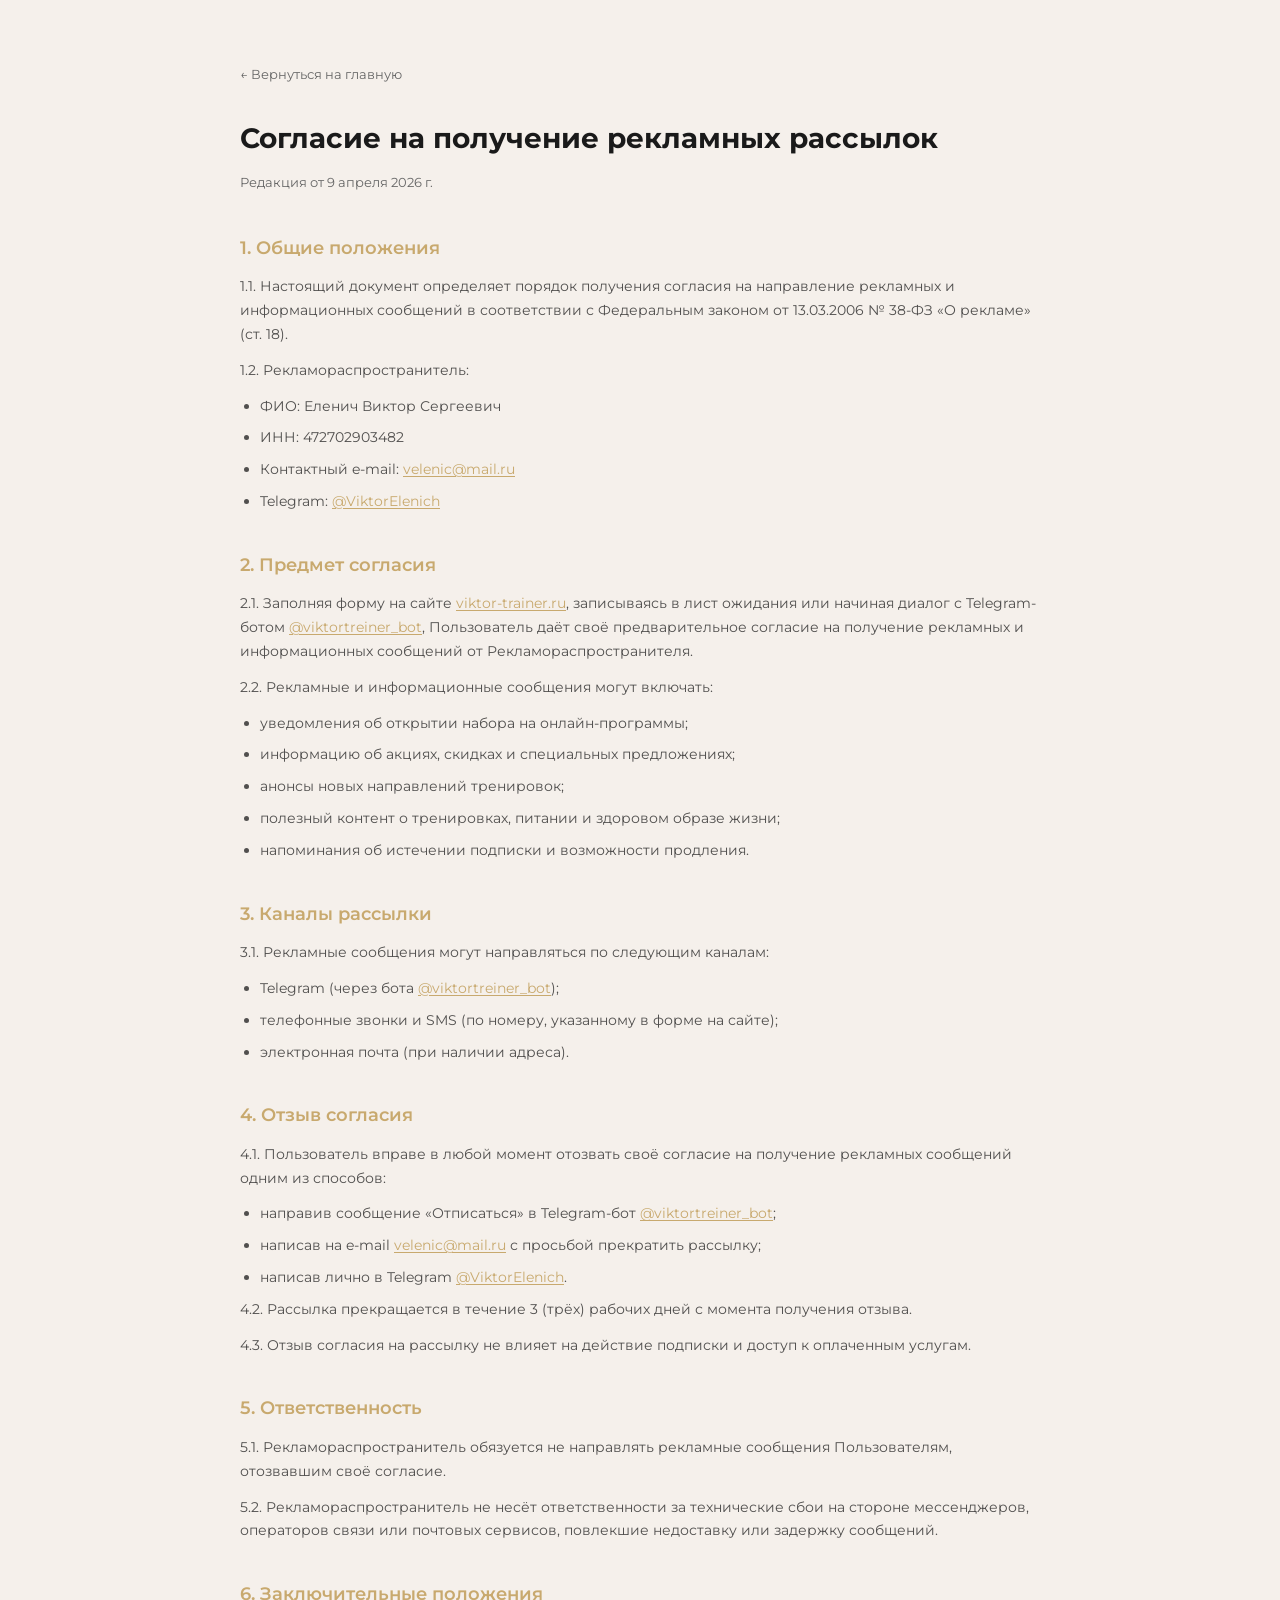
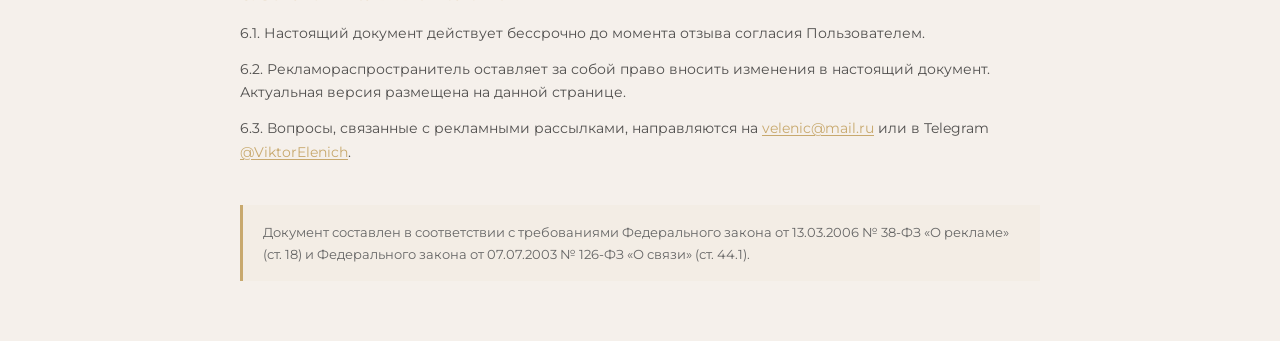
<file: pages/consent-ads.html>
<!DOCTYPE html>
<html lang="ru">
<head>
  <meta charset="UTF-8">
  <meta name="viewport" content="width=device-width, initial-scale=1.0">
  <title>Согласие на рекламные рассылки | TRAINER</title>
  <link rel="icon" type="image/svg+xml" href="../assets/favicon.svg">
  <link href="https://fonts.googleapis.com/css2?family=Montserrat:wght@300;400;500;600;700&display=swap" rel="stylesheet">

  <!-- Yandex.Metrika -->
  <script type="text/javascript">
    (function(m,e,t,r,i,k,a){m[i]=m[i]||function(){(m[i].a=m[i].a||[]).push(arguments)};
    m[i].l=1*new Date();
    for(var j=0;j<document.scripts.length;j++){if(document.scripts[j].src===r){return}}
    k=e.createElement(t),a=e.getElementsByTagName(t)[0],k.async=1,k.src=r,a.parentNode.insertBefore(k,a)})
    (window,document,'script','https://mc.yandex.ru/metrika/tag.js','ym');
    ym(108390753,'init',{clickmap:true,trackLinks:true,accurateTrackBounce:true,webvisor:true});
  </script>
  <noscript><div><img src="https://mc.yandex.ru/watch/108390753" style="position:absolute;left:-9999px" alt=""></div></noscript>

  <!-- Google Analytics -->
  <script async src="https://www.googletagmanager.com/gtag/js?id=G-FY7QZ3D77J"></script>
  <script>
    window.dataLayer=window.dataLayer||[];
    function gtag(){dataLayer.push(arguments)}
    gtag('js',new Date());
    gtag('config','G-FY7QZ3D77J');
  </script>

  <style>
    *, *::before, *::after { margin: 0; padding: 0; box-sizing: border-box; }
    body {
      font-family: 'Montserrat', sans-serif;
      background: #0a0a0a;
      color: #f5f0eb;
      line-height: 1.7;
      padding: 60px 20px;
    }
    .container {
      max-width: 800px;
      margin: 0 auto;
    }
    h1 {
      font-size: 28px;
      font-weight: 700;
      margin-bottom: 8px;
    }
    .date {
      font-size: 13px;
      color: #888;
      margin-bottom: 40px;
    }
    h2 {
      font-size: 18px;
      font-weight: 600;
      margin-top: 36px;
      margin-bottom: 12px;
      color: #C8A96E;
    }
    p, li {
      font-size: 14px;
      color: rgba(245, 240, 235, 0.75);
      margin-bottom: 12px;
    }
    ol, ul { padding-left: 20px; }
    ol li, ul li { margin-bottom: 8px; }
    a {
      color: #C8A96E;
      text-decoration: underline;
      text-underline-offset: 2px;
    }
    .back {
      display: inline-block;
      margin-bottom: 30px;
      font-size: 13px;
      color: #888;
      text-decoration: none;
    }
    .back:hover { color: #C8A96E; }
    .note {
      margin-top: 40px;
      padding: 16px 20px;
      border-left: 3px solid #C8A96E;
      background: rgba(200, 169, 110, 0.05);
      font-size: 13px;
      color: #888;
    }
    @media (prefers-color-scheme: light) {
      body { background: #f5f0eb; color: #1a1a1a; }
      p, li { color: rgba(26, 26, 26, 0.75); }
      .date, .note { color: #666; }
      .back { color: #666; }
    }
  </style>
</head>
<body>
  <div class="container">
    <a href="../index.html" class="back">&larr; Вернуться на главную</a>
    <h1>Согласие на получение рекламных рассылок</h1>
    <p class="date">Редакция от 9 апреля 2026 г.</p>

    <h2>1. Общие положения</h2>
    <p>1.1. Настоящий документ определяет порядок получения согласия на направление рекламных и информационных сообщений в соответствии с Федеральным законом от 13.03.2006 &numero; 38-ФЗ &laquo;О рекламе&raquo; (ст. 18).</p>
    <p>1.2. Рекламораспространитель:</p>
    <ul>
      <li>ФИО: Еленич Виктор Сергеевич</li>
      <li>ИНН: 472702903482</li>
      <li>Контактный e-mail: <a href="mailto:velenic@mail.ru">velenic@mail.ru</a></li>
      <li>Telegram: <a href="https://t.me/ViktorElenich">@ViktorElenich</a></li>
    </ul>

    <h2>2. Предмет согласия</h2>
    <p>2.1. Заполняя форму на сайте <a href="https://viktor-trainer.ru/">viktor-trainer.ru</a>, записываясь в лист ожидания или начиная диалог с Telegram-ботом <a href="https://t.me/viktortreiner_bot">@viktortreiner_bot</a>, Пользователь даёт своё предварительное согласие на получение рекламных и информационных сообщений от Рекламораспространителя.</p>
    <p>2.2. Рекламные и информационные сообщения могут включать:</p>
    <ul>
      <li>уведомления об открытии набора на онлайн-программы;</li>
      <li>информацию об акциях, скидках и специальных предложениях;</li>
      <li>анонсы новых направлений тренировок;</li>
      <li>полезный контент о тренировках, питании и здоровом образе жизни;</li>
      <li>напоминания об истечении подписки и возможности продления.</li>
    </ul>

    <h2>3. Каналы рассылки</h2>
    <p>3.1. Рекламные сообщения могут направляться по следующим каналам:</p>
    <ul>
      <li>Telegram (через бота <a href="https://t.me/viktortreiner_bot">@viktortreiner_bot</a>);</li>
      <li>телефонные звонки и SMS (по номеру, указанному в форме на сайте);</li>
      <li>электронная почта (при наличии адреса).</li>
    </ul>

    <h2>4. Отзыв согласия</h2>
    <p>4.1. Пользователь вправе в любой момент отозвать своё согласие на получение рекламных сообщений одним из способов:</p>
    <ul>
      <li>направив сообщение &laquo;Отписаться&raquo; в Telegram-бот <a href="https://t.me/viktortreiner_bot">@viktortreiner_bot</a>;</li>
      <li>написав на e-mail <a href="mailto:velenic@mail.ru">velenic@mail.ru</a> с просьбой прекратить рассылку;</li>
      <li>написав лично в Telegram <a href="https://t.me/ViktorElenich">@ViktorElenich</a>.</li>
    </ul>
    <p>4.2. Рассылка прекращается в течение 3 (трёх) рабочих дней с момента получения отзыва.</p>
    <p>4.3. Отзыв согласия на рассылку не влияет на действие подписки и доступ к оплаченным услугам.</p>

    <h2>5. Ответственность</h2>
    <p>5.1. Рекламораспространитель обязуется не направлять рекламные сообщения Пользователям, отозвавшим своё согласие.</p>
    <p>5.2. Рекламораспространитель не несёт ответственности за технические сбои на стороне мессенджеров, операторов связи или почтовых сервисов, повлекшие недоставку или задержку сообщений.</p>

    <h2>6. Заключительные положения</h2>
    <p>6.1. Настоящий документ действует бессрочно до момента отзыва согласия Пользователем.</p>
    <p>6.2. Рекламораспространитель оставляет за собой право вносить изменения в настоящий документ. Актуальная версия размещена на данной странице.</p>
    <p>6.3. Вопросы, связанные с рекламными рассылками, направляются на <a href="mailto:velenic@mail.ru">velenic@mail.ru</a> или в Telegram <a href="https://t.me/ViktorElenich">@ViktorElenich</a>.</p>

    <div class="note">
      Документ составлен в соответствии с требованиями Федерального закона от 13.03.2006 &numero; 38-ФЗ &laquo;О рекламе&raquo; (ст. 18) и Федерального закона от 07.07.2003 &numero; 126-ФЗ &laquo;О связи&raquo; (ст. 44.1).
    </div>
  </div>
</body>
</html>
</file>
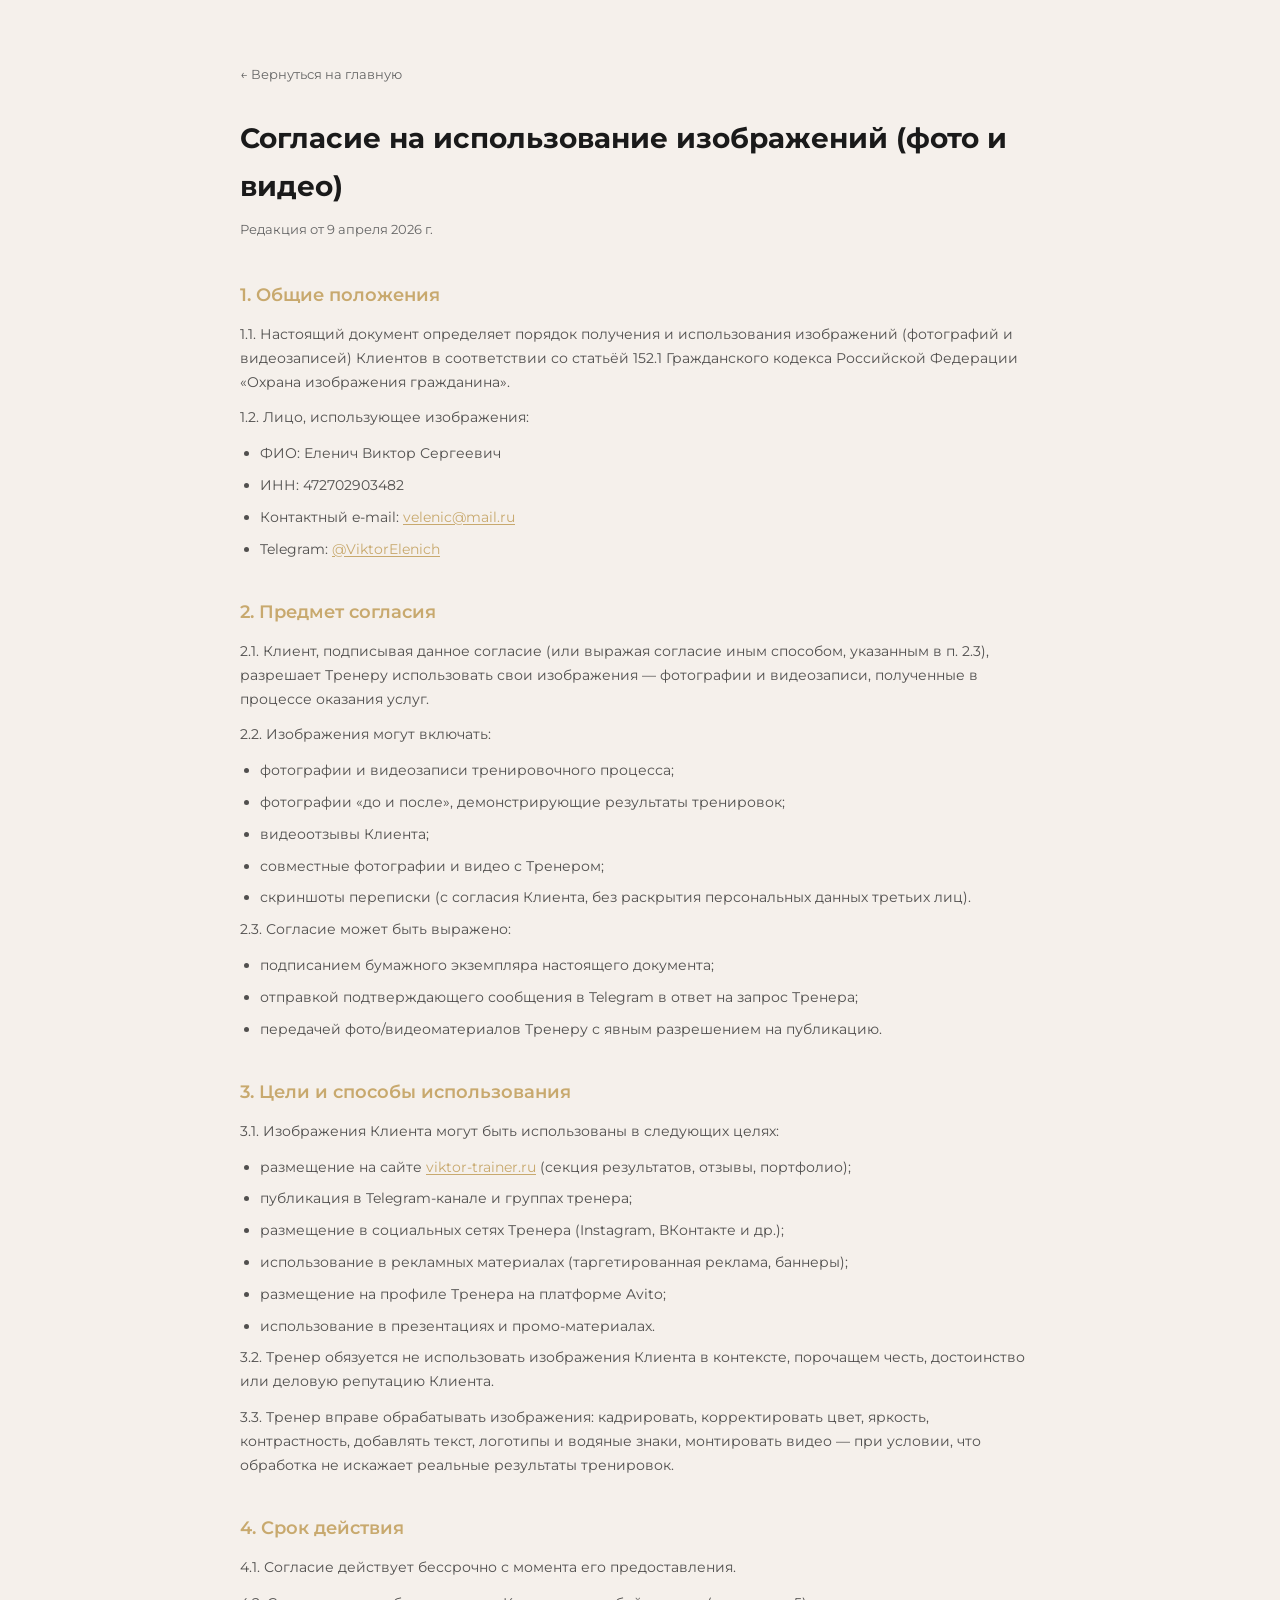
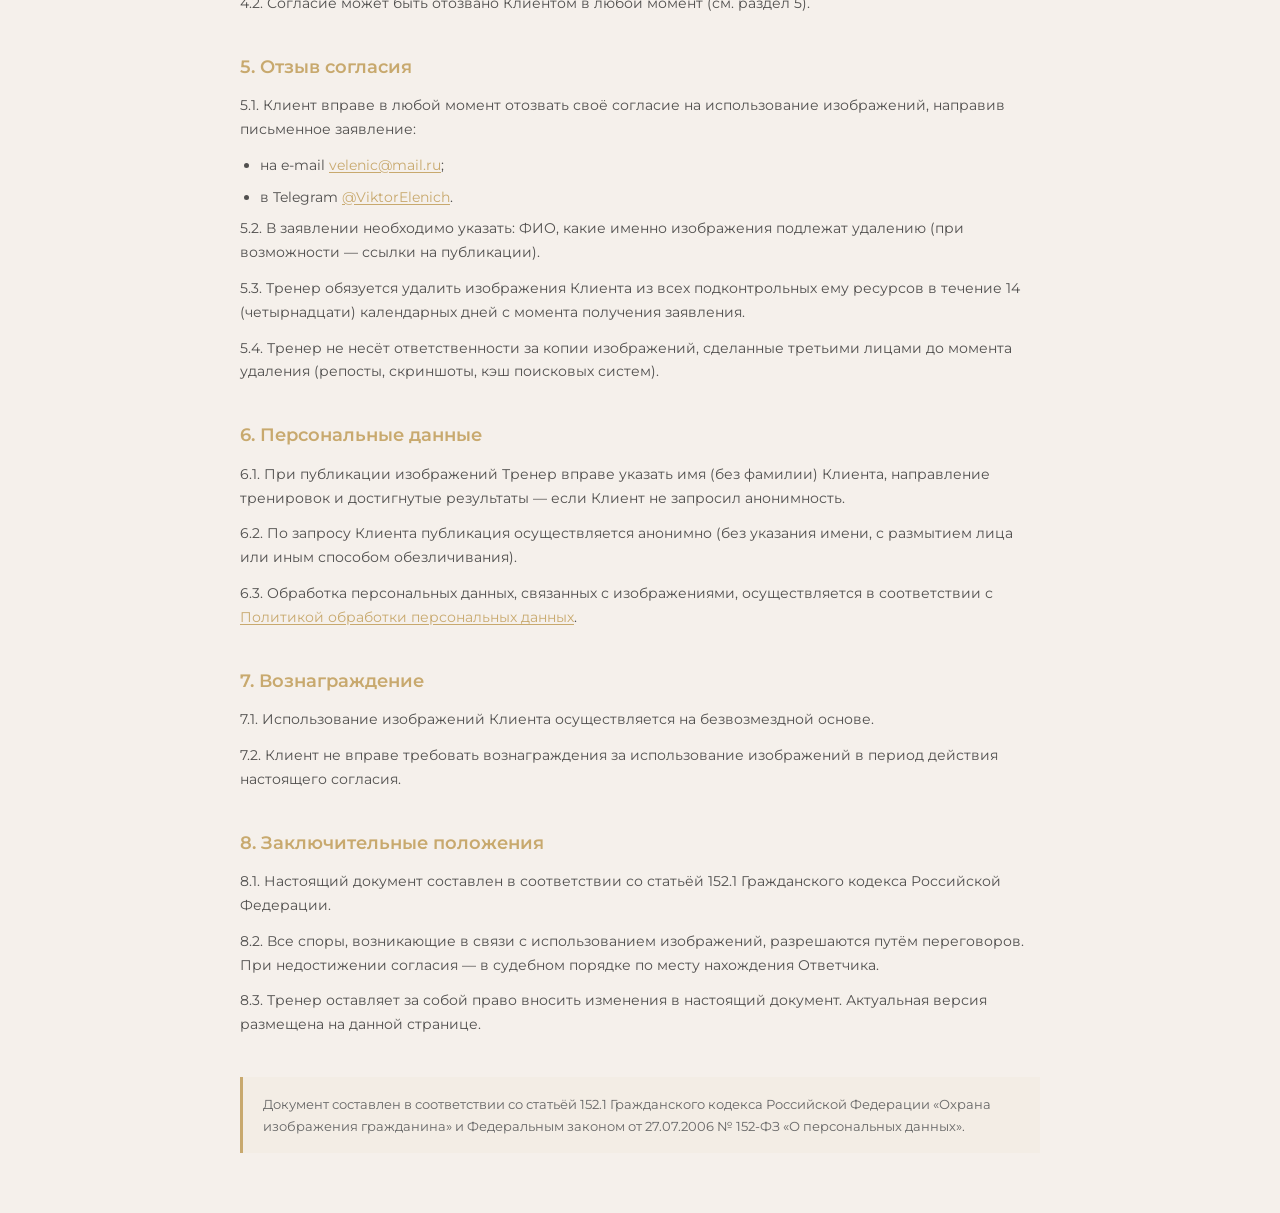
<file: pages/consent-photo.html>
<!DOCTYPE html>
<html lang="ru">
<head>
  <meta charset="UTF-8">
  <meta name="viewport" content="width=device-width, initial-scale=1.0">
  <title>Согласие на использование фото и видео | TRAINER</title>
  <link rel="icon" type="image/svg+xml" href="../assets/favicon.svg">
  <link href="https://fonts.googleapis.com/css2?family=Montserrat:wght@300;400;500;600;700&display=swap" rel="stylesheet">

  <!-- Yandex.Metrika -->
  <script type="text/javascript">
    (function(m,e,t,r,i,k,a){m[i]=m[i]||function(){(m[i].a=m[i].a||[]).push(arguments)};
    m[i].l=1*new Date();
    for(var j=0;j<document.scripts.length;j++){if(document.scripts[j].src===r){return}}
    k=e.createElement(t),a=e.getElementsByTagName(t)[0],k.async=1,k.src=r,a.parentNode.insertBefore(k,a)})
    (window,document,'script','https://mc.yandex.ru/metrika/tag.js','ym');
    ym(108390753,'init',{clickmap:true,trackLinks:true,accurateTrackBounce:true,webvisor:true});
  </script>
  <noscript><div><img src="https://mc.yandex.ru/watch/108390753" style="position:absolute;left:-9999px" alt=""></div></noscript>

  <!-- Google Analytics -->
  <script async src="https://www.googletagmanager.com/gtag/js?id=G-FY7QZ3D77J"></script>
  <script>
    window.dataLayer=window.dataLayer||[];
    function gtag(){dataLayer.push(arguments)}
    gtag('js',new Date());
    gtag('config','G-FY7QZ3D77J');
  </script>

  <style>
    *, *::before, *::after { margin: 0; padding: 0; box-sizing: border-box; }
    body {
      font-family: 'Montserrat', sans-serif;
      background: #0a0a0a;
      color: #f5f0eb;
      line-height: 1.7;
      padding: 60px 20px;
    }
    .container {
      max-width: 800px;
      margin: 0 auto;
    }
    h1 {
      font-size: 28px;
      font-weight: 700;
      margin-bottom: 8px;
    }
    .date {
      font-size: 13px;
      color: #888;
      margin-bottom: 40px;
    }
    h2 {
      font-size: 18px;
      font-weight: 600;
      margin-top: 36px;
      margin-bottom: 12px;
      color: #C8A96E;
    }
    p, li {
      font-size: 14px;
      color: rgba(245, 240, 235, 0.75);
      margin-bottom: 12px;
    }
    ol, ul { padding-left: 20px; }
    ol li, ul li { margin-bottom: 8px; }
    a {
      color: #C8A96E;
      text-decoration: underline;
      text-underline-offset: 2px;
    }
    .back {
      display: inline-block;
      margin-bottom: 30px;
      font-size: 13px;
      color: #888;
      text-decoration: none;
    }
    .back:hover { color: #C8A96E; }
    .note {
      margin-top: 40px;
      padding: 16px 20px;
      border-left: 3px solid #C8A96E;
      background: rgba(200, 169, 110, 0.05);
      font-size: 13px;
      color: #888;
    }
    @media (prefers-color-scheme: light) {
      body { background: #f5f0eb; color: #1a1a1a; }
      p, li { color: rgba(26, 26, 26, 0.75); }
      .date, .note { color: #666; }
      .back { color: #666; }
    }
  </style>
</head>
<body>
  <div class="container">
    <a href="../index.html" class="back">&larr; Вернуться на главную</a>
    <h1>Согласие на использование изображений (фото и видео)</h1>
    <p class="date">Редакция от 9 апреля 2026 г.</p>

    <h2>1. Общие положения</h2>
    <p>1.1. Настоящий документ определяет порядок получения и использования изображений (фотографий и видеозаписей) Клиентов в соответствии со статьёй 152.1 Гражданского кодекса Российской Федерации &laquo;Охрана изображения гражданина&raquo;.</p>
    <p>1.2. Лицо, использующее изображения:</p>
    <ul>
      <li>ФИО: Еленич Виктор Сергеевич</li>
      <li>ИНН: 472702903482</li>
      <li>Контактный e-mail: <a href="mailto:velenic@mail.ru">velenic@mail.ru</a></li>
      <li>Telegram: <a href="https://t.me/ViktorElenich">@ViktorElenich</a></li>
    </ul>

    <h2>2. Предмет согласия</h2>
    <p>2.1. Клиент, подписывая данное согласие (или выражая согласие иным способом, указанным в п. 2.3), разрешает Тренеру использовать свои изображения &mdash; фотографии и видеозаписи, полученные в процессе оказания услуг.</p>
    <p>2.2. Изображения могут включать:</p>
    <ul>
      <li>фотографии и видеозаписи тренировочного процесса;</li>
      <li>фотографии &laquo;до и после&raquo;, демонстрирующие результаты тренировок;</li>
      <li>видеоотзывы Клиента;</li>
      <li>совместные фотографии и видео с Тренером;</li>
      <li>скриншоты переписки (с согласия Клиента, без раскрытия персональных данных третьих лиц).</li>
    </ul>
    <p>2.3. Согласие может быть выражено:</p>
    <ul>
      <li>подписанием бумажного экземпляра настоящего документа;</li>
      <li>отправкой подтверждающего сообщения в Telegram в ответ на запрос Тренера;</li>
      <li>передачей фото/видеоматериалов Тренеру с явным разрешением на публикацию.</li>
    </ul>

    <h2>3. Цели и способы использования</h2>
    <p>3.1. Изображения Клиента могут быть использованы в следующих целях:</p>
    <ul>
      <li>размещение на сайте <a href="https://viktor-trainer.ru/">viktor-trainer.ru</a> (секция результатов, отзывы, портфолио);</li>
      <li>публикация в Telegram-канале и группах тренера;</li>
      <li>размещение в социальных сетях Тренера (Instagram, ВКонтакте и др.);</li>
      <li>использование в рекламных материалах (таргетированная реклама, баннеры);</li>
      <li>размещение на профиле Тренера на платформе Avito;</li>
      <li>использование в презентациях и промо-материалах.</li>
    </ul>
    <p>3.2. Тренер обязуется не использовать изображения Клиента в контексте, порочащем честь, достоинство или деловую репутацию Клиента.</p>
    <p>3.3. Тренер вправе обрабатывать изображения: кадрировать, корректировать цвет, яркость, контрастность, добавлять текст, логотипы и водяные знаки, монтировать видео &mdash; при условии, что обработка не искажает реальные результаты тренировок.</p>

    <h2>4. Срок действия</h2>
    <p>4.1. Согласие действует бессрочно с момента его предоставления.</p>
    <p>4.2. Согласие может быть отозвано Клиентом в любой момент (см. раздел 5).</p>

    <h2>5. Отзыв согласия</h2>
    <p>5.1. Клиент вправе в любой момент отозвать своё согласие на использование изображений, направив письменное заявление:</p>
    <ul>
      <li>на e-mail <a href="mailto:velenic@mail.ru">velenic@mail.ru</a>;</li>
      <li>в Telegram <a href="https://t.me/ViktorElenich">@ViktorElenich</a>.</li>
    </ul>
    <p>5.2. В заявлении необходимо указать: ФИО, какие именно изображения подлежат удалению (при возможности &mdash; ссылки на публикации).</p>
    <p>5.3. Тренер обязуется удалить изображения Клиента из всех подконтрольных ему ресурсов в течение 14 (четырнадцати) календарных дней с момента получения заявления.</p>
    <p>5.4. Тренер не несёт ответственности за копии изображений, сделанные третьими лицами до момента удаления (репосты, скриншоты, кэш поисковых систем).</p>

    <h2>6. Персональные данные</h2>
    <p>6.1. При публикации изображений Тренер вправе указать имя (без фамилии) Клиента, направление тренировок и достигнутые результаты &mdash; если Клиент не запросил анонимность.</p>
    <p>6.2. По запросу Клиента публикация осуществляется анонимно (без указания имени, с размытием лица или иным способом обезличивания).</p>
    <p>6.3. Обработка персональных данных, связанных с изображениями, осуществляется в соответствии с <a href="privacy.html">Политикой обработки персональных данных</a>.</p>

    <h2>7. Вознаграждение</h2>
    <p>7.1. Использование изображений Клиента осуществляется на безвозмездной основе.</p>
    <p>7.2. Клиент не вправе требовать вознаграждения за использование изображений в период действия настоящего согласия.</p>

    <h2>8. Заключительные положения</h2>
    <p>8.1. Настоящий документ составлен в соответствии со статьёй 152.1 Гражданского кодекса Российской Федерации.</p>
    <p>8.2. Все споры, возникающие в связи с использованием изображений, разрешаются путём переговоров. При недостижении согласия &mdash; в судебном порядке по месту нахождения Ответчика.</p>
    <p>8.3. Тренер оставляет за собой право вносить изменения в настоящий документ. Актуальная версия размещена на данной странице.</p>

    <div class="note">
      Документ составлен в соответствии со статьёй 152.1 Гражданского кодекса Российской Федерации &laquo;Охрана изображения гражданина&raquo; и Федеральным законом от 27.07.2006 &numero; 152-ФЗ &laquo;О персональных данных&raquo;.
    </div>
  </div>
</body>
</html>
</file>
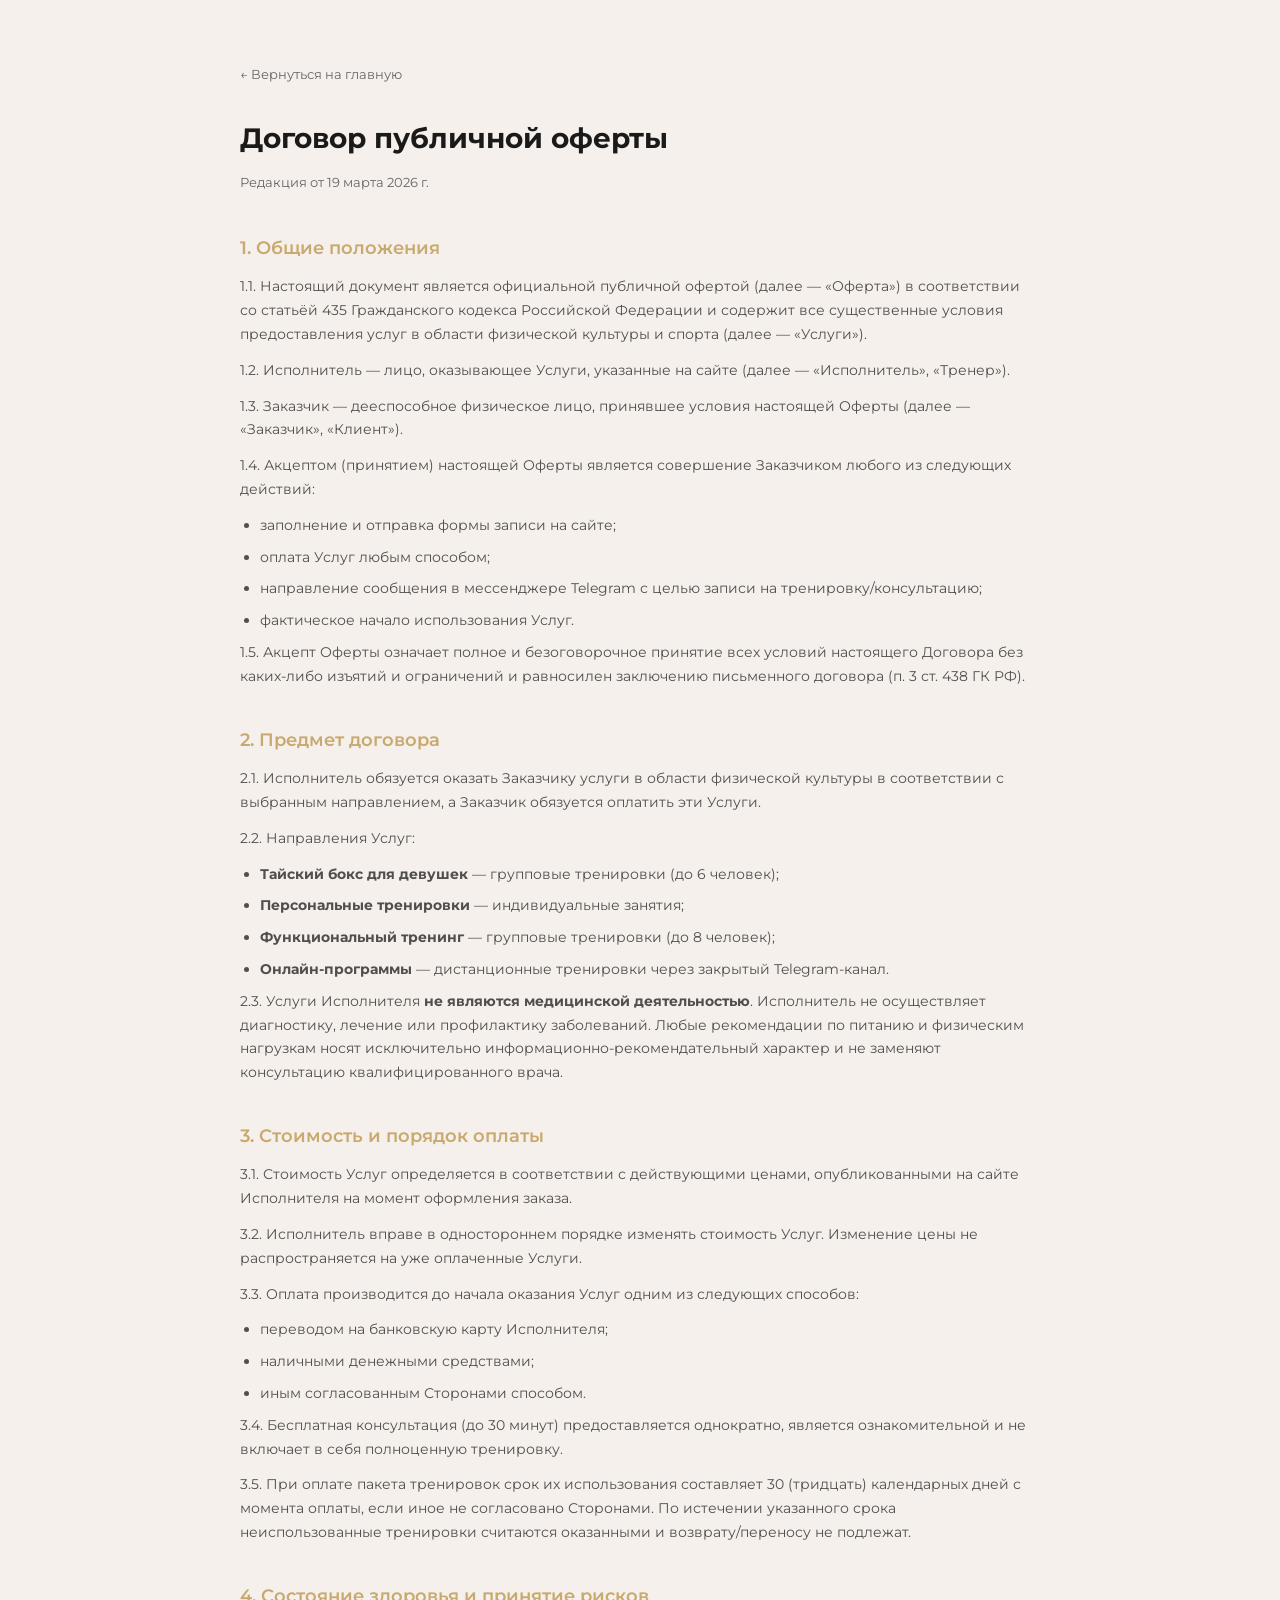
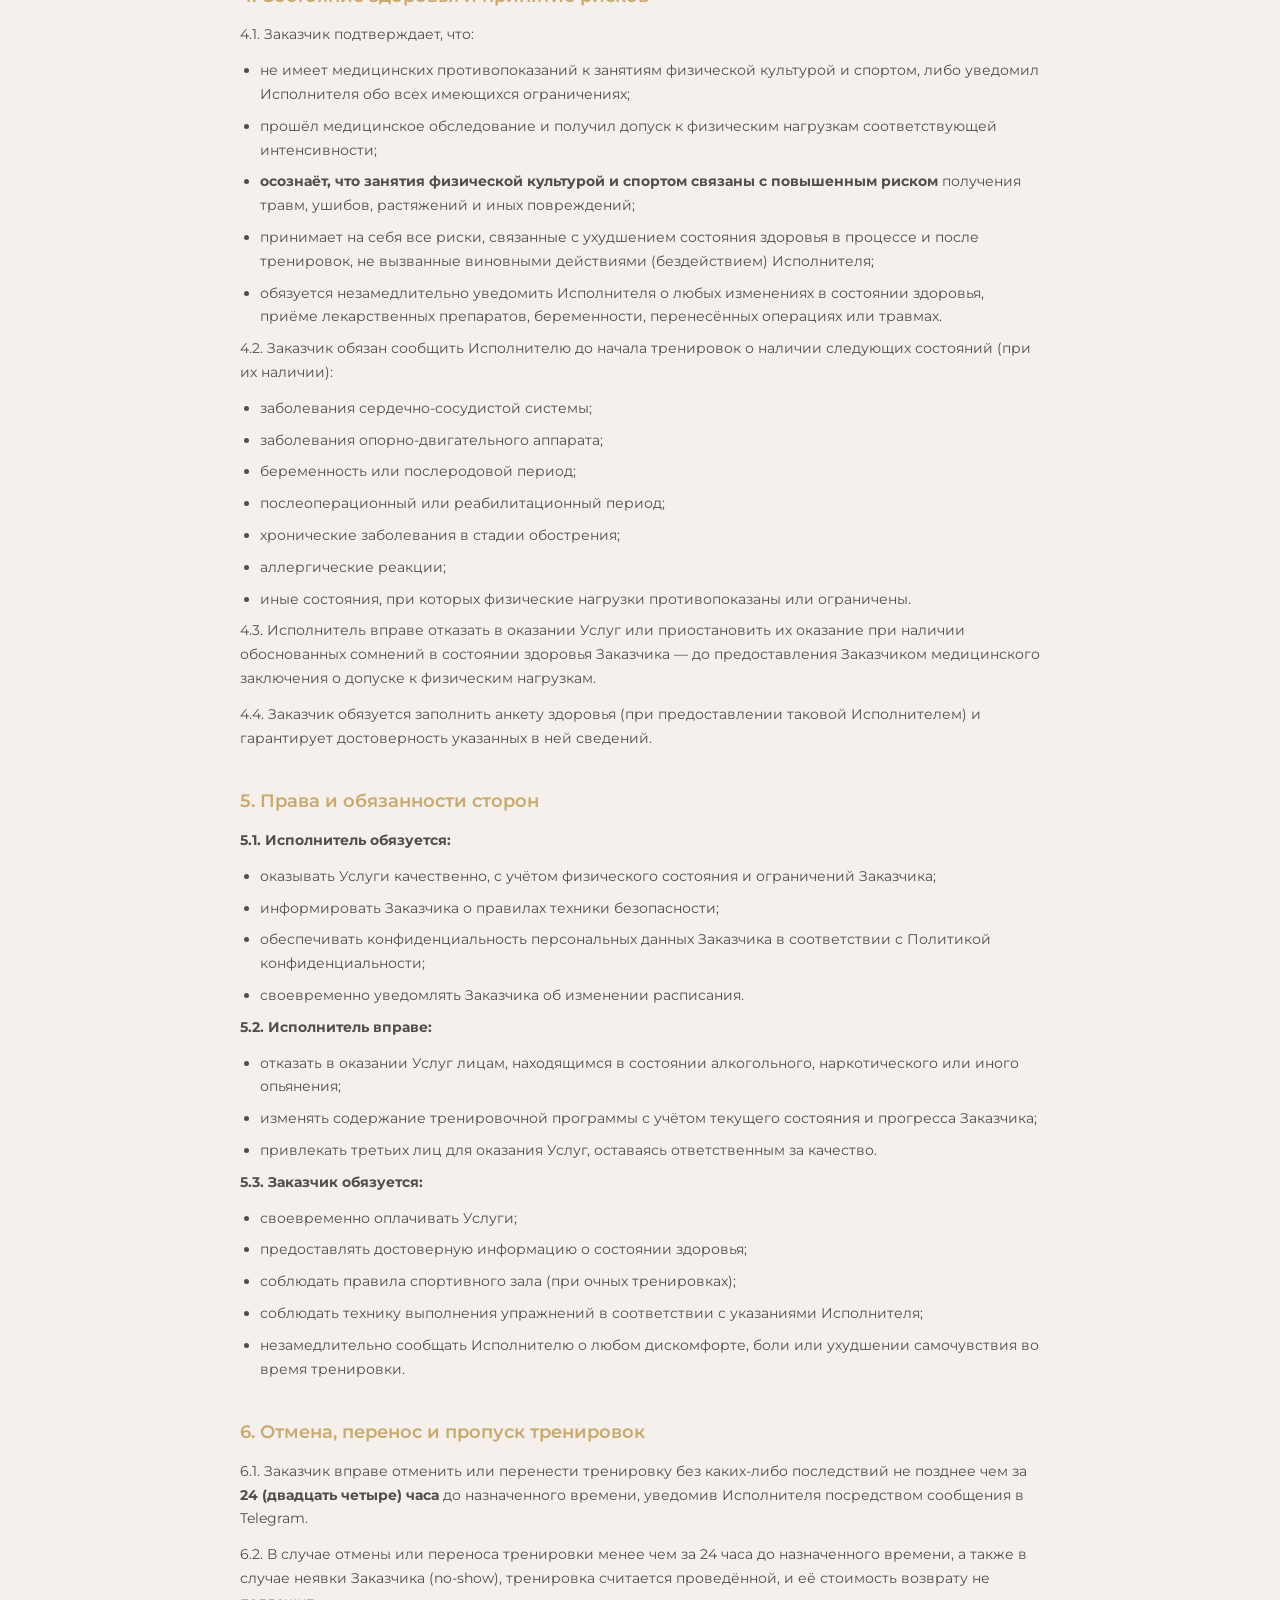
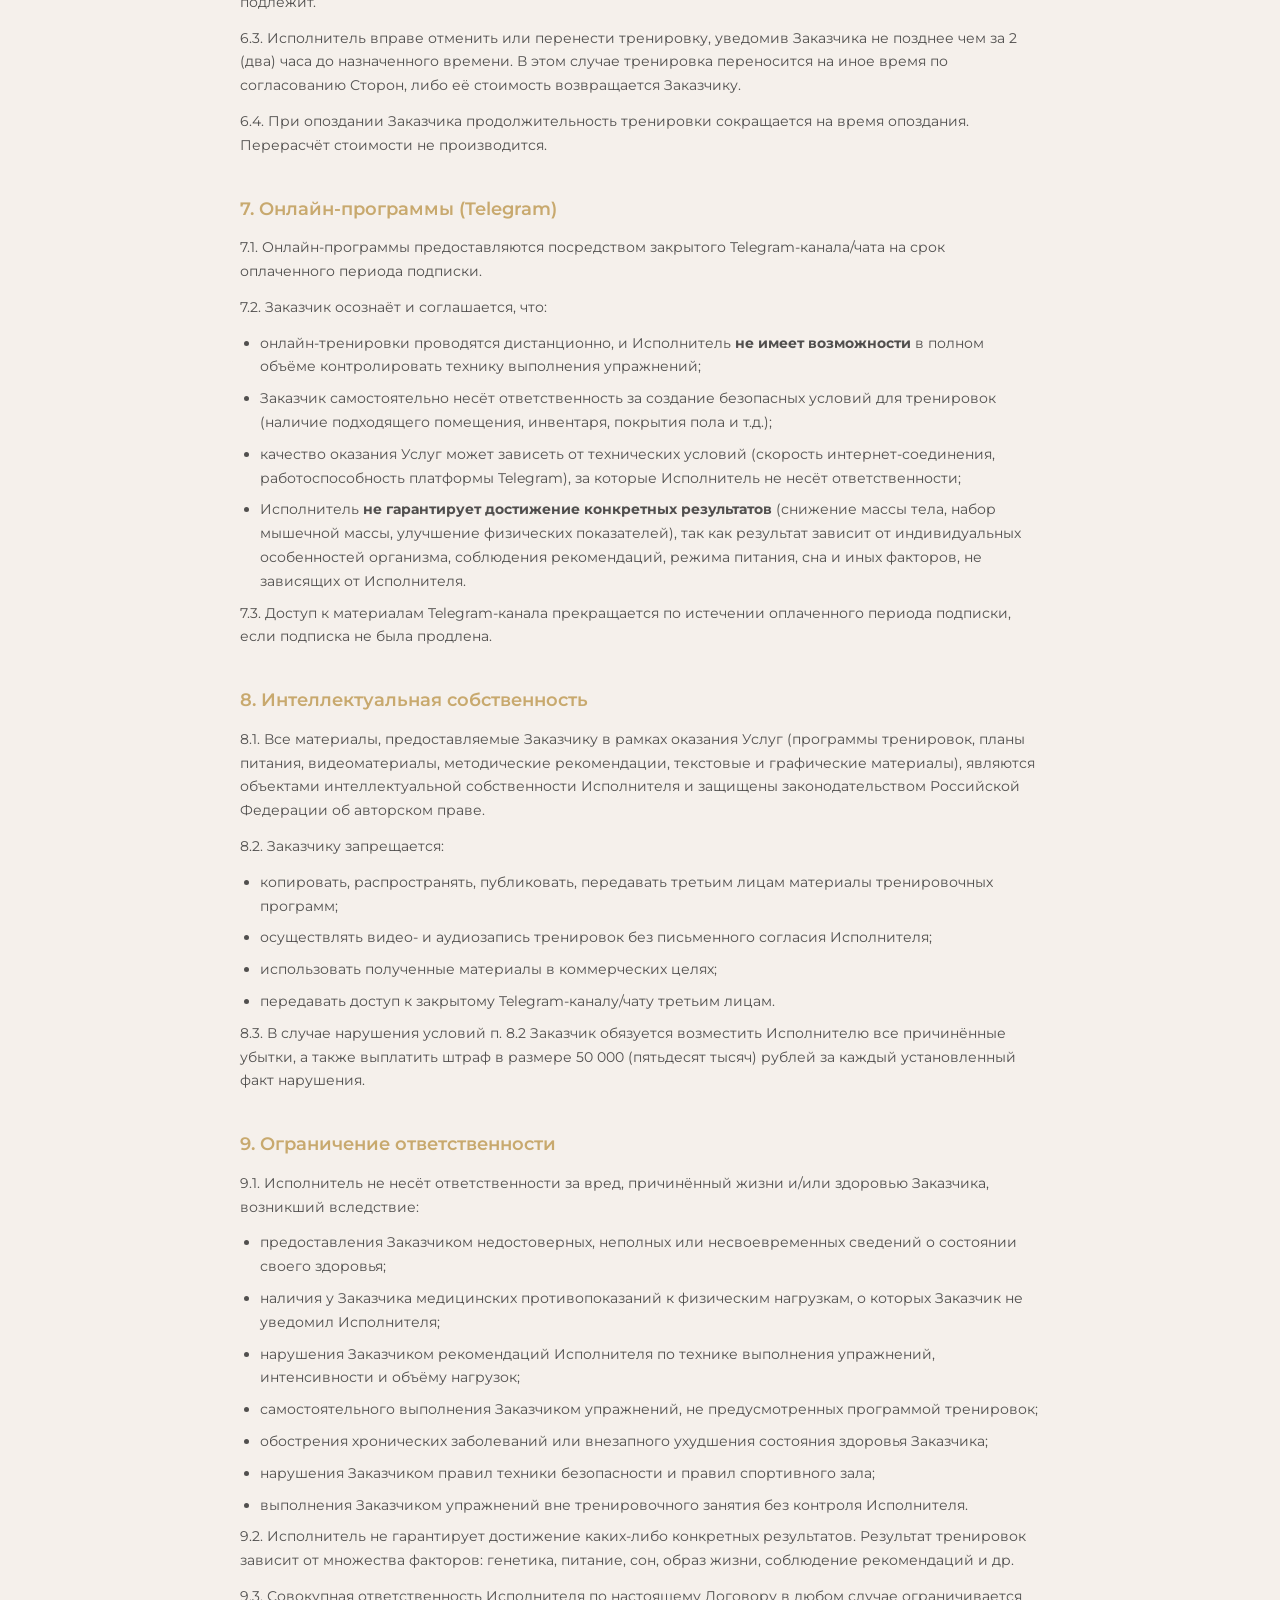
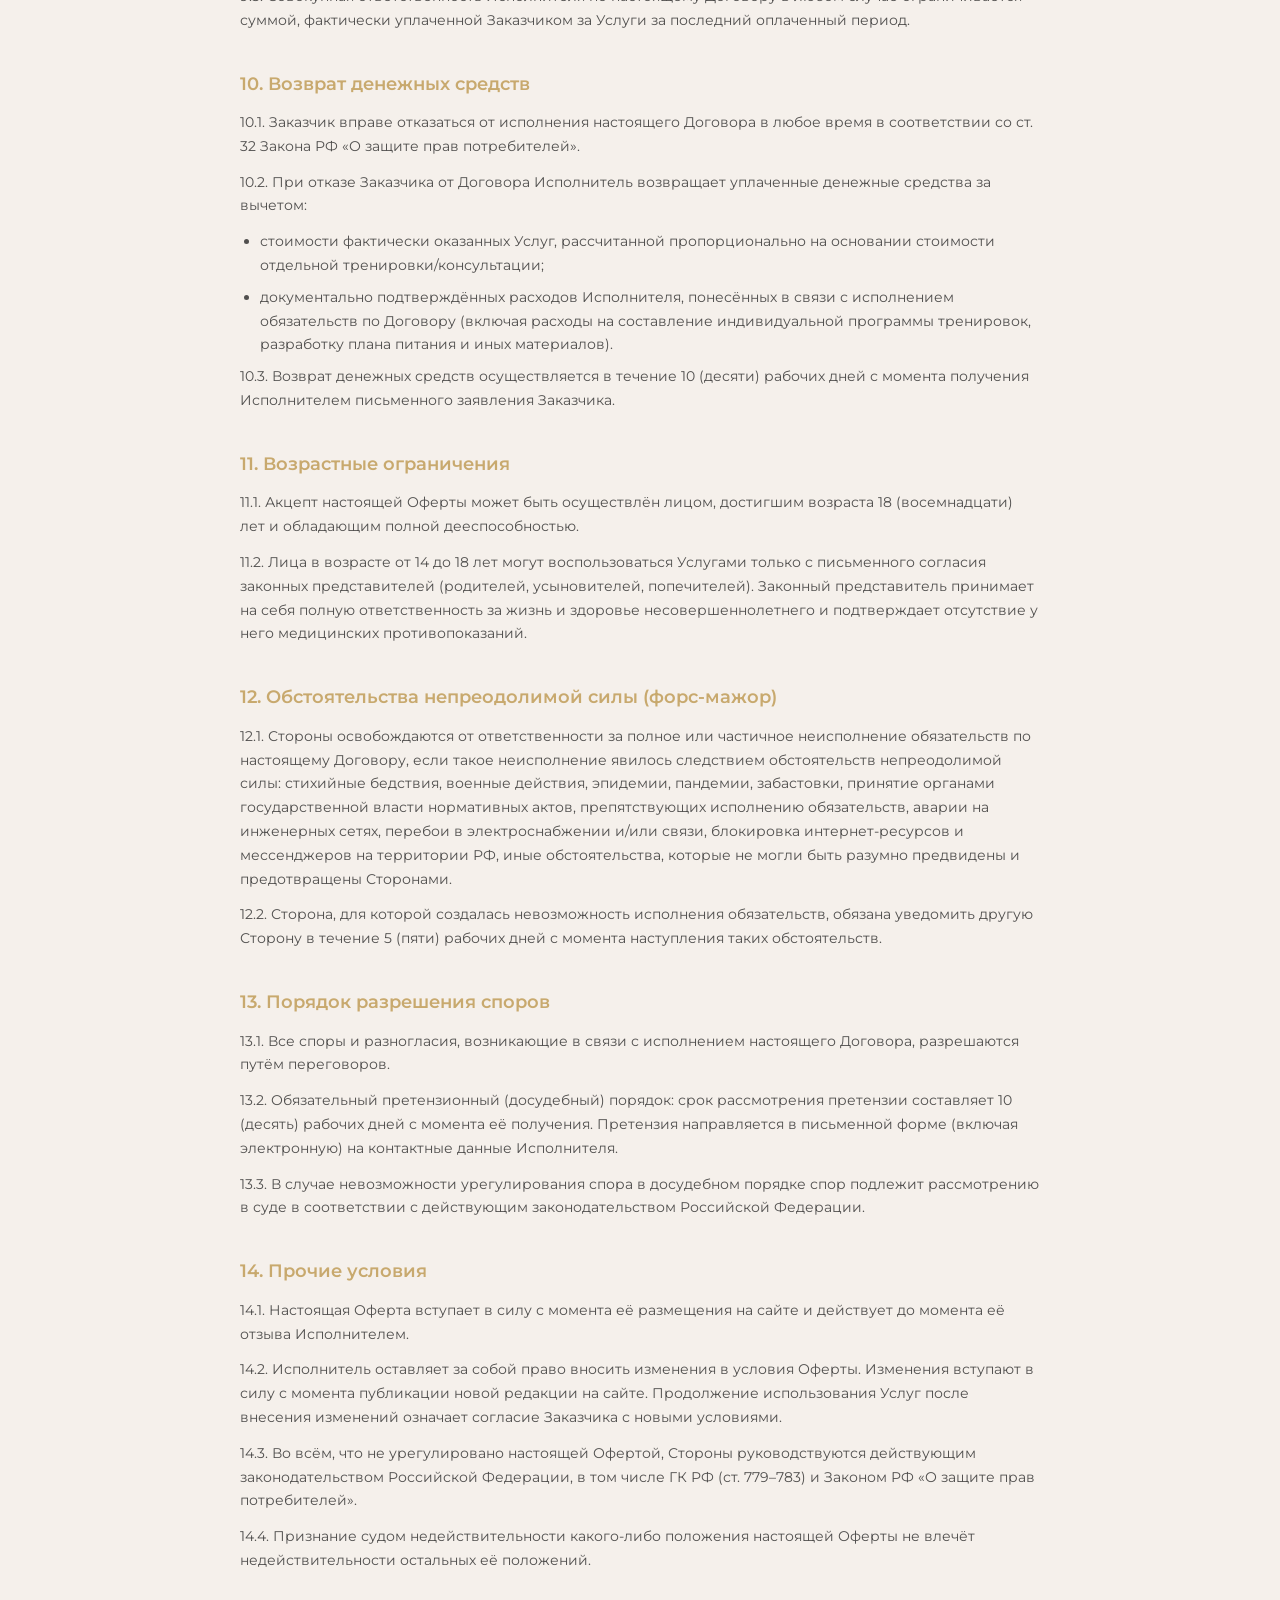
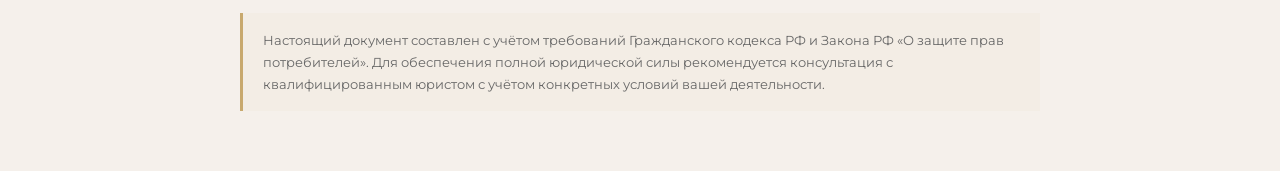
<file: pages/offer.html>
<!DOCTYPE html>
<html lang="ru">
<head>
  <meta charset="UTF-8">
  <meta name="viewport" content="width=device-width, initial-scale=1.0">
  <title>Договор-оферта | TRAINER</title>
  <link rel="icon" type="image/svg+xml" href="../assets/favicon.svg">
  <link href="https://fonts.googleapis.com/css2?family=Montserrat:wght@300;400;500;600;700&display=swap" rel="stylesheet">

  <!-- Yandex.Metrika -->
  <script type="text/javascript">
    (function(m,e,t,r,i,k,a){m[i]=m[i]||function(){(m[i].a=m[i].a||[]).push(arguments)};
    m[i].l=1*new Date();
    for(var j=0;j<document.scripts.length;j++){if(document.scripts[j].src===r){return}}
    k=e.createElement(t),a=e.getElementsByTagName(t)[0],k.async=1,k.src=r,a.parentNode.insertBefore(k,a)})
    (window,document,'script','https://mc.yandex.ru/metrika/tag.js','ym');
    ym(108390753,'init',{clickmap:true,trackLinks:true,accurateTrackBounce:true,webvisor:true});
  </script>
  <noscript><div><img src="https://mc.yandex.ru/watch/108390753" style="position:absolute;left:-9999px" alt=""></div></noscript>

  <!-- Google Analytics -->
  <script async src="https://www.googletagmanager.com/gtag/js?id=G-FY7QZ3D77J"></script>
  <script>
    window.dataLayer=window.dataLayer||[];
    function gtag(){dataLayer.push(arguments)}
    gtag('js',new Date());
    gtag('config','G-FY7QZ3D77J');
  </script>

  <style>
    *, *::before, *::after { margin: 0; padding: 0; box-sizing: border-box; }
    body {
      font-family: 'Montserrat', sans-serif;
      background: #0a0a0a;
      color: #f5f0eb;
      line-height: 1.7;
      padding: 60px 20px;
    }
    .container {
      max-width: 800px;
      margin: 0 auto;
    }
    h1 {
      font-size: 28px;
      font-weight: 700;
      margin-bottom: 8px;
    }
    .date {
      font-size: 13px;
      color: #888;
      margin-bottom: 40px;
    }
    h2 {
      font-size: 18px;
      font-weight: 600;
      margin-top: 36px;
      margin-bottom: 12px;
      color: #C8A96E;
    }
    p, li {
      font-size: 14px;
      color: rgba(245, 240, 235, 0.75);
      margin-bottom: 12px;
    }
    ol, ul { padding-left: 20px; }
    ol li, ul li { margin-bottom: 8px; }
    a {
      color: #C8A96E;
      text-decoration: underline;
      text-underline-offset: 2px;
    }
    .back {
      display: inline-block;
      margin-bottom: 30px;
      font-size: 13px;
      color: #888;
      text-decoration: none;
    }
    .back:hover { color: #C8A96E; }
    .note {
      margin-top: 40px;
      padding: 16px 20px;
      border-left: 3px solid #C8A96E;
      background: rgba(200, 169, 110, 0.05);
      font-size: 13px;
      color: #888;
    }
    @media (prefers-color-scheme: light) {
      body { background: #f5f0eb; color: #1a1a1a; }
      p, li { color: rgba(26, 26, 26, 0.75); }
      .date, .note { color: #666; }
      .back { color: #666; }
    }
  </style>
</head>
<body>
  <div class="container">
    <a href="../index.html" class="back">&larr; Вернуться на главную</a>
    <h1>Договор публичной оферты</h1>
    <p class="date">Редакция от 19 марта 2026 г.</p>

    <h2>1. Общие положения</h2>
    <p>1.1. Настоящий документ является официальной публичной офертой (далее &mdash; &laquo;Оферта&raquo;) в соответствии со статьёй 435 Гражданского кодекса Российской Федерации и содержит все существенные условия предоставления услуг в области физической культуры и спорта (далее &mdash; &laquo;Услуги&raquo;).</p>
    <p>1.2. Исполнитель &mdash; лицо, оказывающее Услуги, указанные на сайте (далее &mdash; &laquo;Исполнитель&raquo;, &laquo;Тренер&raquo;).</p>
    <p>1.3. Заказчик &mdash; дееспособное физическое лицо, принявшее условия настоящей Оферты (далее &mdash; &laquo;Заказчик&raquo;, &laquo;Клиент&raquo;).</p>
    <p>1.4. Акцептом (принятием) настоящей Оферты является совершение Заказчиком любого из следующих действий:</p>
    <ul>
      <li>заполнение и отправка формы записи на сайте;</li>
      <li>оплата Услуг любым способом;</li>
      <li>направление сообщения в мессенджере Telegram с целью записи на тренировку/консультацию;</li>
      <li>фактическое начало использования Услуг.</li>
    </ul>
    <p>1.5. Акцепт Оферты означает полное и безоговорочное принятие всех условий настоящего Договора без каких-либо изъятий и ограничений и равносилен заключению письменного договора (п. 3 ст. 438 ГК РФ).</p>

    <h2>2. Предмет договора</h2>
    <p>2.1. Исполнитель обязуется оказать Заказчику услуги в области физической культуры в соответствии с выбранным направлением, а Заказчик обязуется оплатить эти Услуги.</p>
    <p>2.2. Направления Услуг:</p>
    <ul>
      <li><strong>Тайский бокс для девушек</strong> &mdash; групповые тренировки (до 6 человек);</li>
      <li><strong>Персональные тренировки</strong> &mdash; индивидуальные занятия;</li>
      <li><strong>Функциональный тренинг</strong> &mdash; групповые тренировки (до 8 человек);</li>
      <li><strong>Онлайн-программы</strong> &mdash; дистанционные тренировки через закрытый Telegram-канал.</li>
    </ul>
    <p>2.3. Услуги Исполнителя <strong>не являются медицинской деятельностью</strong>. Исполнитель не осуществляет диагностику, лечение или профилактику заболеваний. Любые рекомендации по питанию и физическим нагрузкам носят исключительно информационно-рекомендательный характер и не заменяют консультацию квалифицированного врача.</p>

    <h2>3. Стоимость и порядок оплаты</h2>
    <p>3.1. Стоимость Услуг определяется в соответствии с действующими ценами, опубликованными на сайте Исполнителя на момент оформления заказа.</p>
    <p>3.2. Исполнитель вправе в одностороннем порядке изменять стоимость Услуг. Изменение цены не распространяется на уже оплаченные Услуги.</p>
    <p>3.3. Оплата производится до начала оказания Услуг одним из следующих способов:</p>
    <ul>
      <li>переводом на банковскую карту Исполнителя;</li>
      <li>наличными денежными средствами;</li>
      <li>иным согласованным Сторонами способом.</li>
    </ul>
    <p>3.4. Бесплатная консультация (до 30 минут) предоставляется однократно, является ознакомительной и не включает в себя полноценную тренировку.</p>
    <p>3.5. При оплате пакета тренировок срок их использования составляет 30 (тридцать) календарных дней с момента оплаты, если иное не согласовано Сторонами. По истечении указанного срока неиспользованные тренировки считаются оказанными и возврату/переносу не подлежат.</p>

    <h2>4. Состояние здоровья и принятие рисков</h2>
    <p>4.1. Заказчик подтверждает, что:</p>
    <ul>
      <li>не имеет медицинских противопоказаний к занятиям физической культурой и спортом, либо уведомил Исполнителя обо всех имеющихся ограничениях;</li>
      <li>прошёл медицинское обследование и получил допуск к физическим нагрузкам соответствующей интенсивности;</li>
      <li><strong>осознаёт, что занятия физической культурой и спортом связаны с повышенным риском</strong> получения травм, ушибов, растяжений и иных повреждений;</li>
      <li>принимает на себя все риски, связанные с ухудшением состояния здоровья в процессе и после тренировок, не вызванные виновными действиями (бездействием) Исполнителя;</li>
      <li>обязуется незамедлительно уведомить Исполнителя о любых изменениях в состоянии здоровья, приёме лекарственных препаратов, беременности, перенесённых операциях или травмах.</li>
    </ul>
    <p>4.2. Заказчик обязан сообщить Исполнителю до начала тренировок о наличии следующих состояний (при их наличии):</p>
    <ul>
      <li>заболевания сердечно-сосудистой системы;</li>
      <li>заболевания опорно-двигательного аппарата;</li>
      <li>беременность или послеродовой период;</li>
      <li>послеоперационный или реабилитационный период;</li>
      <li>хронические заболевания в стадии обострения;</li>
      <li>аллергические реакции;</li>
      <li>иные состояния, при которых физические нагрузки противопоказаны или ограничены.</li>
    </ul>
    <p>4.3. Исполнитель вправе отказать в оказании Услуг или приостановить их оказание при наличии обоснованных сомнений в состоянии здоровья Заказчика &mdash; до предоставления Заказчиком медицинского заключения о допуске к физическим нагрузкам.</p>
    <p>4.4. Заказчик обязуется заполнить анкету здоровья (при предоставлении таковой Исполнителем) и гарантирует достоверность указанных в ней сведений.</p>

    <h2>5. Права и обязанности сторон</h2>
    <p><strong>5.1. Исполнитель обязуется:</strong></p>
    <ul>
      <li>оказывать Услуги качественно, с учётом физического состояния и ограничений Заказчика;</li>
      <li>информировать Заказчика о правилах техники безопасности;</li>
      <li>обеспечивать конфиденциальность персональных данных Заказчика в соответствии с Политикой конфиденциальности;</li>
      <li>своевременно уведомлять Заказчика об изменении расписания.</li>
    </ul>
    <p><strong>5.2. Исполнитель вправе:</strong></p>
    <ul>
      <li>отказать в оказании Услуг лицам, находящимся в состоянии алкогольного, наркотического или иного опьянения;</li>
      <li>изменять содержание тренировочной программы с учётом текущего состояния и прогресса Заказчика;</li>
      <li>привлекать третьих лиц для оказания Услуг, оставаясь ответственным за качество.</li>
    </ul>
    <p><strong>5.3. Заказчик обязуется:</strong></p>
    <ul>
      <li>своевременно оплачивать Услуги;</li>
      <li>предоставлять достоверную информацию о состоянии здоровья;</li>
      <li>соблюдать правила спортивного зала (при очных тренировках);</li>
      <li>соблюдать технику выполнения упражнений в соответствии с указаниями Исполнителя;</li>
      <li>незамедлительно сообщать Исполнителю о любом дискомфорте, боли или ухудшении самочувствия во время тренировки.</li>
    </ul>

    <h2>6. Отмена, перенос и пропуск тренировок</h2>
    <p>6.1. Заказчик вправе отменить или перенести тренировку без каких-либо последствий не позднее чем за <strong>24 (двадцать четыре) часа</strong> до назначенного времени, уведомив Исполнителя посредством сообщения в Telegram.</p>
    <p>6.2. В случае отмены или переноса тренировки менее чем за 24 часа до назначенного времени, а также в случае неявки Заказчика (no-show), тренировка считается проведённой, и её стоимость возврату не подлежит.</p>
    <p>6.3. Исполнитель вправе отменить или перенести тренировку, уведомив Заказчика не позднее чем за 2 (два) часа до назначенного времени. В этом случае тренировка переносится на иное время по согласованию Сторон, либо её стоимость возвращается Заказчику.</p>
    <p>6.4. При опоздании Заказчика продолжительность тренировки сокращается на время опоздания. Перерасчёт стоимости не производится.</p>

    <h2>7. Онлайн-программы (Telegram)</h2>
    <p>7.1. Онлайн-программы предоставляются посредством закрытого Telegram-канала/чата на срок оплаченного периода подписки.</p>
    <p>7.2. Заказчик осознаёт и соглашается, что:</p>
    <ul>
      <li>онлайн-тренировки проводятся дистанционно, и Исполнитель <strong>не имеет возможности</strong> в полном объёме контролировать технику выполнения упражнений;</li>
      <li>Заказчик самостоятельно несёт ответственность за создание безопасных условий для тренировок (наличие подходящего помещения, инвентаря, покрытия пола и т.д.);</li>
      <li>качество оказания Услуг может зависеть от технических условий (скорость интернет-соединения, работоспособность платформы Telegram), за которые Исполнитель не несёт ответственности;</li>
      <li>Исполнитель <strong>не гарантирует достижение конкретных результатов</strong> (снижение массы тела, набор мышечной массы, улучшение физических показателей), так как результат зависит от индивидуальных особенностей организма, соблюдения рекомендаций, режима питания, сна и иных факторов, не зависящих от Исполнителя.</li>
    </ul>
    <p>7.3. Доступ к материалам Telegram-канала прекращается по истечении оплаченного периода подписки, если подписка не была продлена.</p>

    <h2>8. Интеллектуальная собственность</h2>
    <p>8.1. Все материалы, предоставляемые Заказчику в рамках оказания Услуг (программы тренировок, планы питания, видеоматериалы, методические рекомендации, текстовые и графические материалы), являются объектами интеллектуальной собственности Исполнителя и защищены законодательством Российской Федерации об авторском праве.</p>
    <p>8.2. Заказчику запрещается:</p>
    <ul>
      <li>копировать, распространять, публиковать, передавать третьим лицам материалы тренировочных программ;</li>
      <li>осуществлять видео- и аудиозапись тренировок без письменного согласия Исполнителя;</li>
      <li>использовать полученные материалы в коммерческих целях;</li>
      <li>передавать доступ к закрытому Telegram-каналу/чату третьим лицам.</li>
    </ul>
    <p>8.3. В случае нарушения условий п. 8.2 Заказчик обязуется возместить Исполнителю все причинённые убытки, а также выплатить штраф в размере 50 000 (пятьдесят тысяч) рублей за каждый установленный факт нарушения.</p>

    <h2>9. Ограничение ответственности</h2>
    <p>9.1. Исполнитель не несёт ответственности за вред, причинённый жизни и/или здоровью Заказчика, возникший вследствие:</p>
    <ul>
      <li>предоставления Заказчиком недостоверных, неполных или несвоевременных сведений о состоянии своего здоровья;</li>
      <li>наличия у Заказчика медицинских противопоказаний к физическим нагрузкам, о которых Заказчик не уведомил Исполнителя;</li>
      <li>нарушения Заказчиком рекомендаций Исполнителя по технике выполнения упражнений, интенсивности и объёму нагрузок;</li>
      <li>самостоятельного выполнения Заказчиком упражнений, не предусмотренных программой тренировок;</li>
      <li>обострения хронических заболеваний или внезапного ухудшения состояния здоровья Заказчика;</li>
      <li>нарушения Заказчиком правил техники безопасности и правил спортивного зала;</li>
      <li>выполнения Заказчиком упражнений вне тренировочного занятия без контроля Исполнителя.</li>
    </ul>
    <p>9.2. Исполнитель не гарантирует достижение каких-либо конкретных результатов. Результат тренировок зависит от множества факторов: генетика, питание, сон, образ жизни, соблюдение рекомендаций и др.</p>
    <p>9.3. Совокупная ответственность Исполнителя по настоящему Договору в любом случае ограничивается суммой, фактически уплаченной Заказчиком за Услуги за последний оплаченный период.</p>

    <h2>10. Возврат денежных средств</h2>
    <p>10.1. Заказчик вправе отказаться от исполнения настоящего Договора в любое время в соответствии со ст. 32 Закона РФ &laquo;О защите прав потребителей&raquo;.</p>
    <p>10.2. При отказе Заказчика от Договора Исполнитель возвращает уплаченные денежные средства за вычетом:</p>
    <ul>
      <li>стоимости фактически оказанных Услуг, рассчитанной пропорционально на основании стоимости отдельной тренировки/консультации;</li>
      <li>документально подтверждённых расходов Исполнителя, понесённых в связи с исполнением обязательств по Договору (включая расходы на составление индивидуальной программы тренировок, разработку плана питания и иных материалов).</li>
    </ul>
    <p>10.3. Возврат денежных средств осуществляется в течение 10 (десяти) рабочих дней с момента получения Исполнителем письменного заявления Заказчика.</p>

    <h2>11. Возрастные ограничения</h2>
    <p>11.1. Акцепт настоящей Оферты может быть осуществлён лицом, достигшим возраста 18 (восемнадцати) лет и обладающим полной дееспособностью.</p>
    <p>11.2. Лица в возрасте от 14 до 18 лет могут воспользоваться Услугами только с письменного согласия законных представителей (родителей, усыновителей, попечителей). Законный представитель принимает на себя полную ответственность за жизнь и здоровье несовершеннолетнего и подтверждает отсутствие у него медицинских противопоказаний.</p>

    <h2>12. Обстоятельства непреодолимой силы (форс-мажор)</h2>
    <p>12.1. Стороны освобождаются от ответственности за полное или частичное неисполнение обязательств по настоящему Договору, если такое неисполнение явилось следствием обстоятельств непреодолимой силы: стихийные бедствия, военные действия, эпидемии, пандемии, забастовки, принятие органами государственной власти нормативных актов, препятствующих исполнению обязательств, аварии на инженерных сетях, перебои в электроснабжении и/или связи, блокировка интернет-ресурсов и мессенджеров на территории РФ, иные обстоятельства, которые не могли быть разумно предвидены и предотвращены Сторонами.</p>
    <p>12.2. Сторона, для которой создалась невозможность исполнения обязательств, обязана уведомить другую Сторону в течение 5 (пяти) рабочих дней с момента наступления таких обстоятельств.</p>

    <h2>13. Порядок разрешения споров</h2>
    <p>13.1. Все споры и разногласия, возникающие в связи с исполнением настоящего Договора, разрешаются путём переговоров.</p>
    <p>13.2. Обязательный претензионный (досудебный) порядок: срок рассмотрения претензии составляет 10 (десять) рабочих дней с момента её получения. Претензия направляется в письменной форме (включая электронную) на контактные данные Исполнителя.</p>
    <p>13.3. В случае невозможности урегулирования спора в досудебном порядке спор подлежит рассмотрению в суде в соответствии с действующим законодательством Российской Федерации.</p>

    <h2>14. Прочие условия</h2>
    <p>14.1. Настоящая Оферта вступает в силу с момента её размещения на сайте и действует до момента её отзыва Исполнителем.</p>
    <p>14.2. Исполнитель оставляет за собой право вносить изменения в условия Оферты. Изменения вступают в силу с момента публикации новой редакции на сайте. Продолжение использования Услуг после внесения изменений означает согласие Заказчика с новыми условиями.</p>
    <p>14.3. Во всём, что не урегулировано настоящей Офертой, Стороны руководствуются действующим законодательством Российской Федерации, в том числе ГК РФ (ст. 779&ndash;783) и Законом РФ &laquo;О защите прав потребителей&raquo;.</p>
    <p>14.4. Признание судом недействительности какого-либо положения настоящей Оферты не влечёт недействительности остальных её положений.</p>

    <div class="note">
      Настоящий документ составлен с учётом требований Гражданского кодекса РФ и Закона РФ &laquo;О защите прав потребителей&raquo;. Для обеспечения полной юридической силы рекомендуется консультация с квалифицированным юристом с учётом конкретных условий вашей деятельности.
    </div>
  </div>
</body>
</html>
</file>
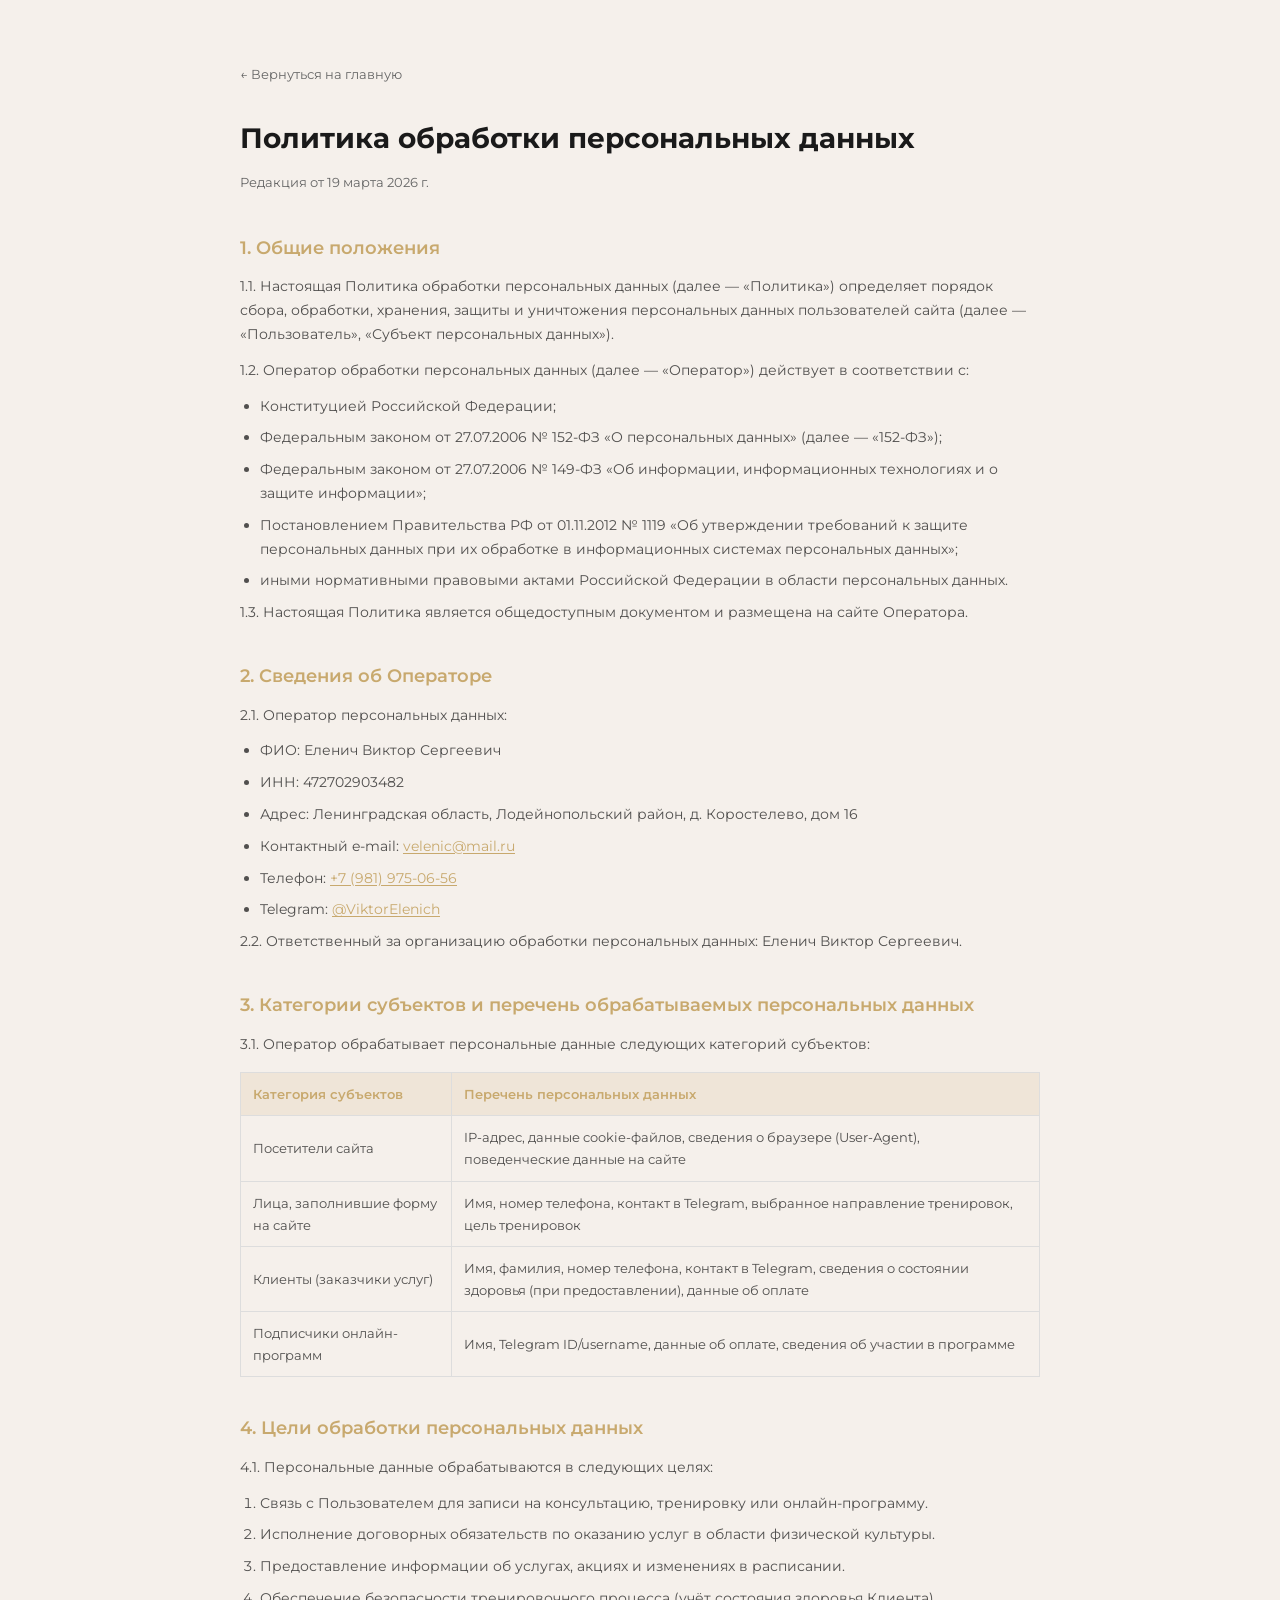
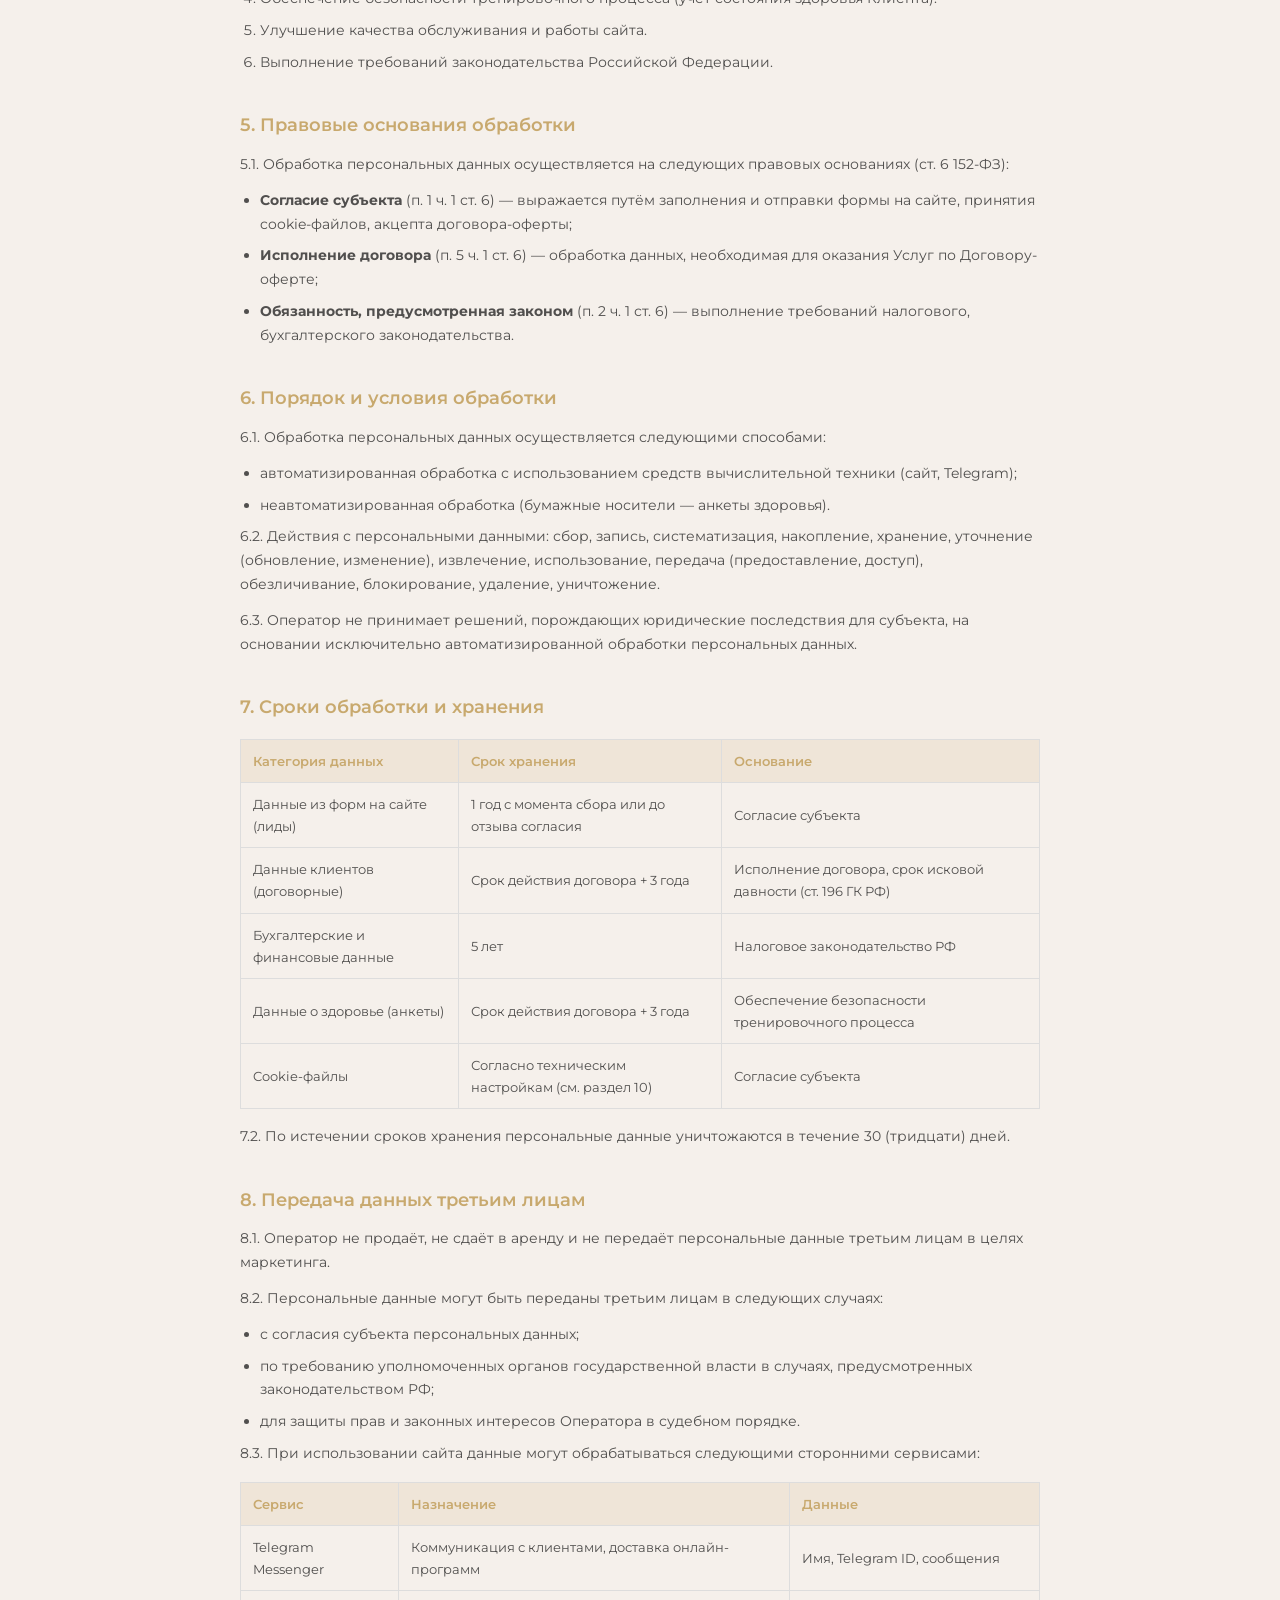
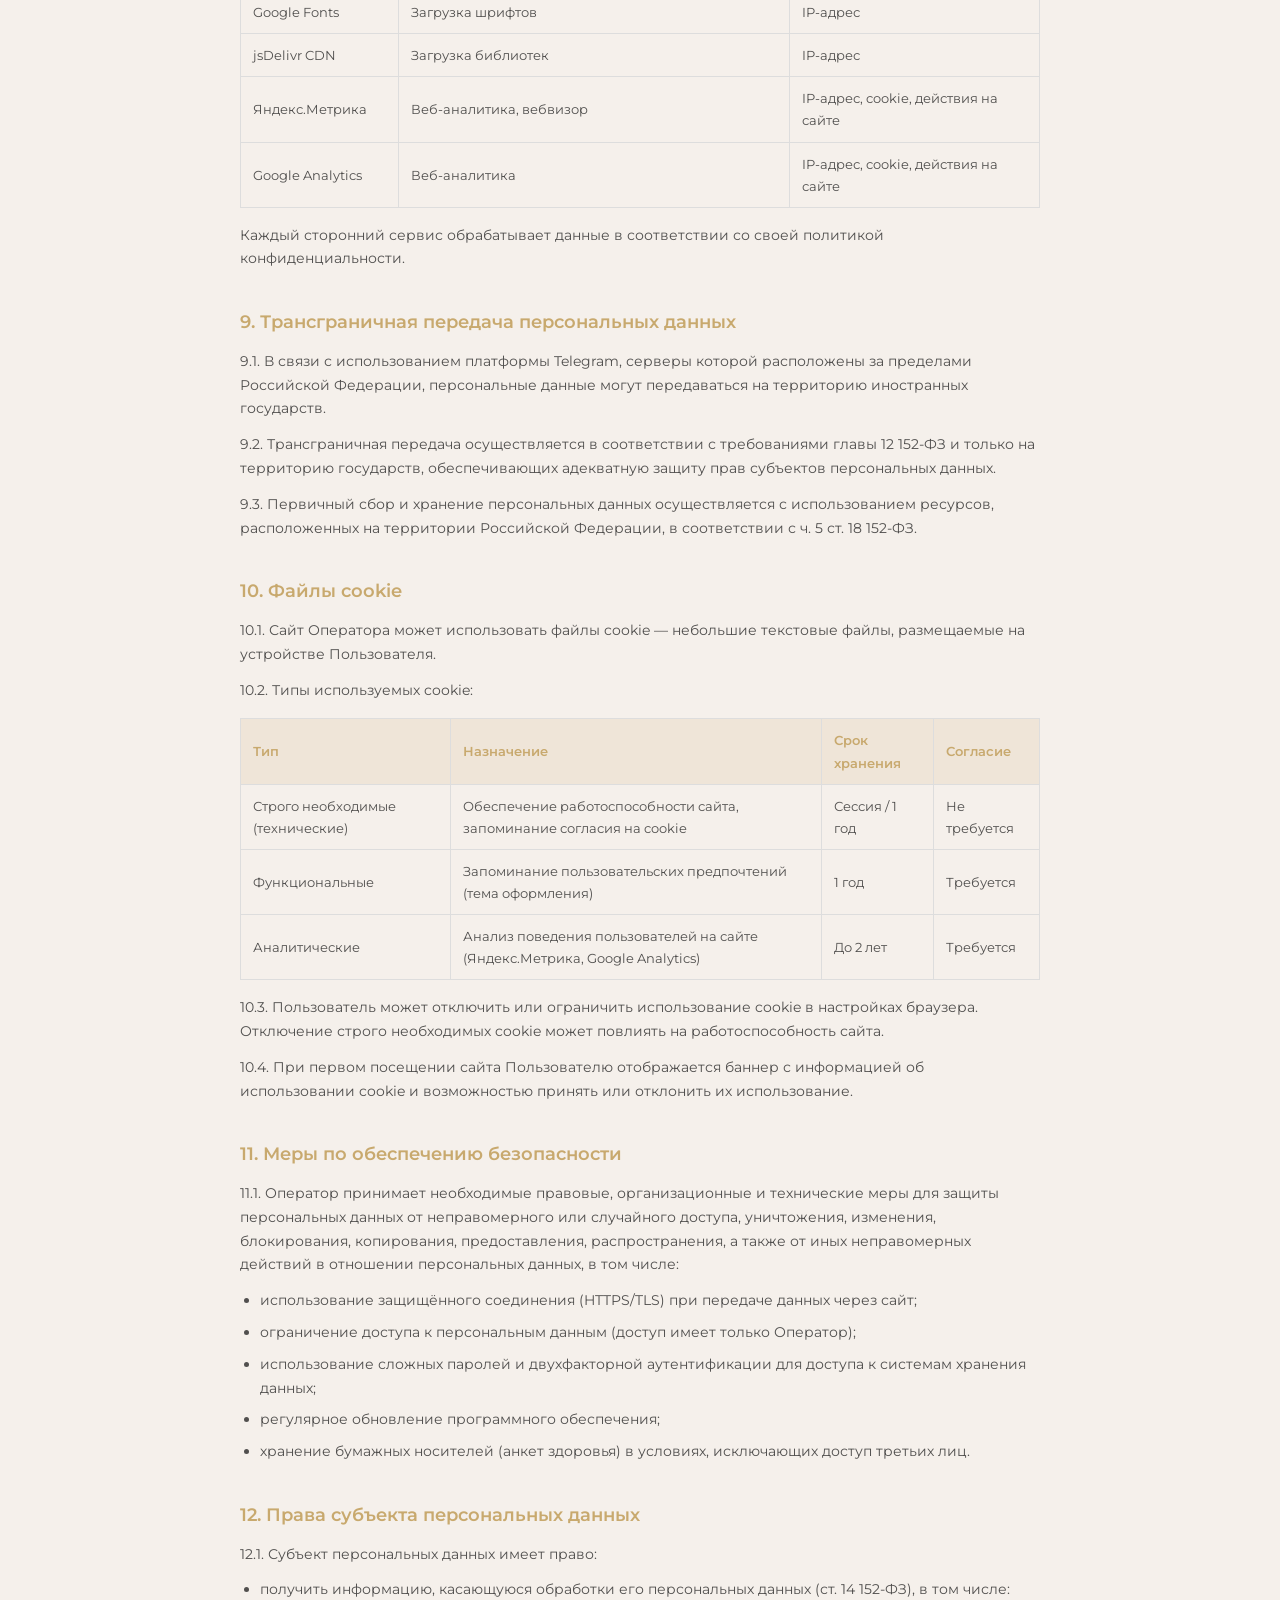
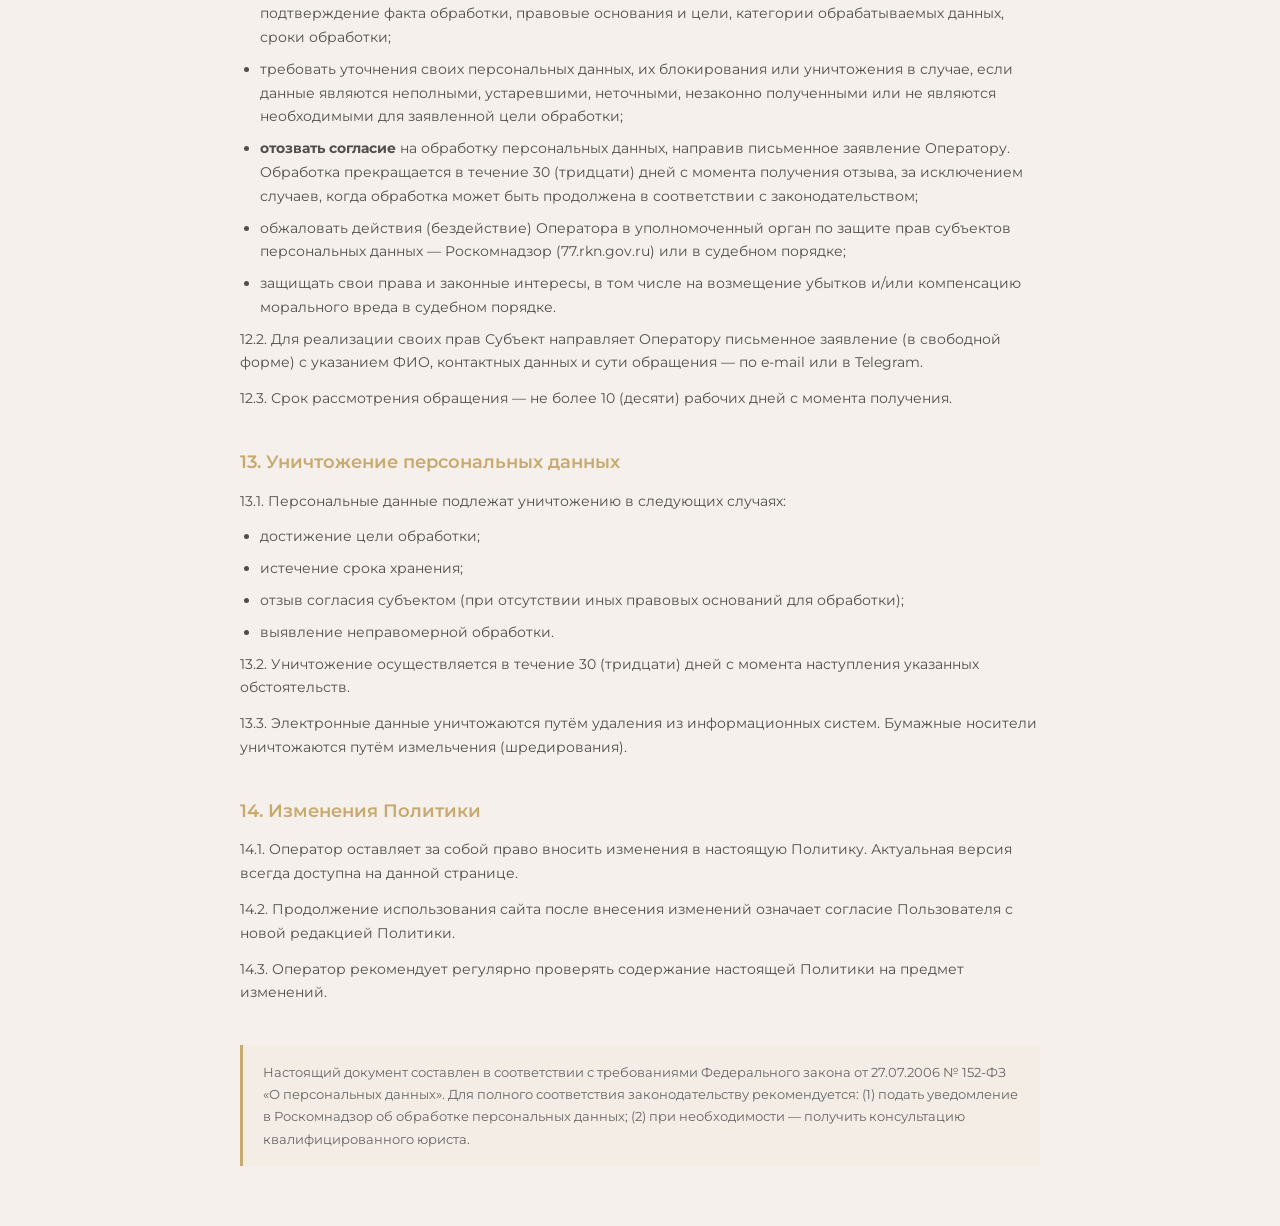
<file: pages/privacy.html>
<!DOCTYPE html>
<html lang="ru">
<head>
  <meta charset="UTF-8">
  <meta name="viewport" content="width=device-width, initial-scale=1.0">
  <title>Политика конфиденциальности | TRAINER</title>
  <link rel="icon" type="image/svg+xml" href="../assets/favicon.svg">
  <link href="https://fonts.googleapis.com/css2?family=Montserrat:wght@300;400;500;600;700&display=swap" rel="stylesheet">

  <!-- Yandex.Metrika -->
  <script type="text/javascript">
    (function(m,e,t,r,i,k,a){m[i]=m[i]||function(){(m[i].a=m[i].a||[]).push(arguments)};
    m[i].l=1*new Date();
    for(var j=0;j<document.scripts.length;j++){if(document.scripts[j].src===r){return}}
    k=e.createElement(t),a=e.getElementsByTagName(t)[0],k.async=1,k.src=r,a.parentNode.insertBefore(k,a)})
    (window,document,'script','https://mc.yandex.ru/metrika/tag.js','ym');
    ym(108390753,'init',{clickmap:true,trackLinks:true,accurateTrackBounce:true,webvisor:true});
  </script>
  <noscript><div><img src="https://mc.yandex.ru/watch/108390753" style="position:absolute;left:-9999px" alt=""></div></noscript>

  <!-- Google Analytics -->
  <script async src="https://www.googletagmanager.com/gtag/js?id=G-FY7QZ3D77J"></script>
  <script>
    window.dataLayer=window.dataLayer||[];
    function gtag(){dataLayer.push(arguments)}
    gtag('js',new Date());
    gtag('config','G-FY7QZ3D77J');
  </script>

  <style>
    *, *::before, *::after { margin: 0; padding: 0; box-sizing: border-box; }
    body {
      font-family: 'Montserrat', sans-serif;
      background: #0a0a0a;
      color: #f5f0eb;
      line-height: 1.7;
      padding: 60px 20px;
    }
    .container {
      max-width: 800px;
      margin: 0 auto;
    }
    h1 {
      font-size: 28px;
      font-weight: 700;
      margin-bottom: 8px;
    }
    .date {
      font-size: 13px;
      color: #888;
      margin-bottom: 40px;
    }
    h2 {
      font-size: 18px;
      font-weight: 600;
      margin-top: 36px;
      margin-bottom: 12px;
      color: #C8A96E;
    }
    p, li {
      font-size: 14px;
      color: rgba(245, 240, 235, 0.75);
      margin-bottom: 12px;
    }
    ol, ul { padding-left: 20px; }
    ol li, ul li { margin-bottom: 8px; }
    a {
      color: #C8A96E;
      text-decoration: underline;
      text-underline-offset: 2px;
    }
    .back {
      display: inline-block;
      margin-bottom: 30px;
      font-size: 13px;
      color: #888;
      text-decoration: none;
    }
    .back:hover { color: #C8A96E; }
    table {
      width: 100%;
      border-collapse: collapse;
      margin: 16px 0;
      font-size: 13px;
    }
    th, td {
      border: 1px solid #333;
      padding: 10px 12px;
      text-align: left;
      color: rgba(245, 240, 235, 0.75);
    }
    th {
      background: rgba(200, 169, 110, 0.1);
      color: #C8A96E;
      font-weight: 600;
    }
    .note {
      margin-top: 40px;
      padding: 16px 20px;
      border-left: 3px solid #C8A96E;
      background: rgba(200, 169, 110, 0.05);
      font-size: 13px;
      color: #888;
    }
    @media (prefers-color-scheme: light) {
      body { background: #f5f0eb; color: #1a1a1a; }
      p, li, td { color: rgba(26, 26, 26, 0.75); }
      th { background: rgba(200, 169, 110, 0.15); }
      th, td { border-color: #ddd; }
      .date, .note { color: #666; }
      .back { color: #666; }
    }
    @media (max-width: 600px) {
      table { font-size: 12px; }
      th, td { padding: 8px; }
    }
  </style>
</head>
<body>
  <div class="container">
    <a href="../index.html" class="back">&larr; Вернуться на главную</a>
    <h1>Политика обработки персональных данных</h1>
    <p class="date">Редакция от 19 марта 2026 г.</p>

    <h2>1. Общие положения</h2>
    <p>1.1. Настоящая Политика обработки персональных данных (далее &mdash; &laquo;Политика&raquo;) определяет порядок сбора, обработки, хранения, защиты и уничтожения персональных данных пользователей сайта (далее &mdash; &laquo;Пользователь&raquo;, &laquo;Субъект персональных данных&raquo;).</p>
    <p>1.2. Оператор обработки персональных данных (далее &mdash; &laquo;Оператор&raquo;) действует в соответствии с:</p>
    <ul>
      <li>Конституцией Российской Федерации;</li>
      <li>Федеральным законом от 27.07.2006 &numero; 152-ФЗ &laquo;О персональных данных&raquo; (далее &mdash; &laquo;152-ФЗ&raquo;);</li>
      <li>Федеральным законом от 27.07.2006 &numero; 149-ФЗ &laquo;Об информации, информационных технологиях и о защите информации&raquo;;</li>
      <li>Постановлением Правительства РФ от 01.11.2012 &numero; 1119 &laquo;Об утверждении требований к защите персональных данных при их обработке в информационных системах персональных данных&raquo;;</li>
      <li>иными нормативными правовыми актами Российской Федерации в области персональных данных.</li>
    </ul>
    <p>1.3. Настоящая Политика является общедоступным документом и размещена на сайте Оператора.</p>

    <h2>2. Сведения об Операторе</h2>
    <p>2.1. Оператор персональных данных:</p>
    <ul>
      <li>ФИО: Еленич Виктор Сергеевич</li>
      <li>ИНН: 472702903482</li>
      <li>Адрес: Ленинградская область, Лодейнопольский район, д. Коростелево, дом 16</li>
      <li>Контактный e-mail: <a href="mailto:velenic@mail.ru">velenic@mail.ru</a></li>
      <li>Телефон: <a href="tel:+79819750656">+7 (981) 975-06-56</a></li>
      <li>Telegram: <a href="https://t.me/ViktorElenich">@ViktorElenich</a></li>
    </ul>
    <p>2.2. Ответственный за организацию обработки персональных данных: Еленич Виктор Сергеевич.</p>

    <h2>3. Категории субъектов и перечень обрабатываемых персональных данных</h2>
    <p>3.1. Оператор обрабатывает персональные данные следующих категорий субъектов:</p>

    <table>
      <tr>
        <th>Категория субъектов</th>
        <th>Перечень персональных данных</th>
      </tr>
      <tr>
        <td>Посетители сайта</td>
        <td>IP-адрес, данные cookie-файлов, сведения о браузере (User-Agent), поведенческие данные на сайте</td>
      </tr>
      <tr>
        <td>Лица, заполнившие форму на сайте</td>
        <td>Имя, номер телефона, контакт в Telegram, выбранное направление тренировок, цель тренировок</td>
      </tr>
      <tr>
        <td>Клиенты (заказчики услуг)</td>
        <td>Имя, фамилия, номер телефона, контакт в Telegram, сведения о состоянии здоровья (при предоставлении), данные об оплате</td>
      </tr>
      <tr>
        <td>Подписчики онлайн-программ</td>
        <td>Имя, Telegram ID/username, данные об оплате, сведения об участии в программе</td>
      </tr>
    </table>

    <h2>4. Цели обработки персональных данных</h2>
    <p>4.1. Персональные данные обрабатываются в следующих целях:</p>
    <ol>
      <li>Связь с Пользователем для записи на консультацию, тренировку или онлайн-программу.</li>
      <li>Исполнение договорных обязательств по оказанию услуг в области физической культуры.</li>
      <li>Предоставление информации об услугах, акциях и изменениях в расписании.</li>
      <li>Обеспечение безопасности тренировочного процесса (учёт состояния здоровья Клиента).</li>
      <li>Улучшение качества обслуживания и работы сайта.</li>
      <li>Выполнение требований законодательства Российской Федерации.</li>
    </ol>

    <h2>5. Правовые основания обработки</h2>
    <p>5.1. Обработка персональных данных осуществляется на следующих правовых основаниях (ст. 6 152-ФЗ):</p>
    <ul>
      <li><strong>Согласие субъекта</strong> (п. 1 ч. 1 ст. 6) &mdash; выражается путём заполнения и отправки формы на сайте, принятия cookie-файлов, акцепта договора-оферты;</li>
      <li><strong>Исполнение договора</strong> (п. 5 ч. 1 ст. 6) &mdash; обработка данных, необходимая для оказания Услуг по Договору-оферте;</li>
      <li><strong>Обязанность, предусмотренная законом</strong> (п. 2 ч. 1 ст. 6) &mdash; выполнение требований налогового, бухгалтерского законодательства.</li>
    </ul>

    <h2>6. Порядок и условия обработки</h2>
    <p>6.1. Обработка персональных данных осуществляется следующими способами:</p>
    <ul>
      <li>автоматизированная обработка с использованием средств вычислительной техники (сайт, Telegram);</li>
      <li>неавтоматизированная обработка (бумажные носители &mdash; анкеты здоровья).</li>
    </ul>
    <p>6.2. Действия с персональными данными: сбор, запись, систематизация, накопление, хранение, уточнение (обновление, изменение), извлечение, использование, передача (предоставление, доступ), обезличивание, блокирование, удаление, уничтожение.</p>
    <p>6.3. Оператор не принимает решений, порождающих юридические последствия для субъекта, на основании исключительно автоматизированной обработки персональных данных.</p>

    <h2>7. Сроки обработки и хранения</h2>

    <table>
      <tr>
        <th>Категория данных</th>
        <th>Срок хранения</th>
        <th>Основание</th>
      </tr>
      <tr>
        <td>Данные из форм на сайте (лиды)</td>
        <td>1 год с момента сбора или до отзыва согласия</td>
        <td>Согласие субъекта</td>
      </tr>
      <tr>
        <td>Данные клиентов (договорные)</td>
        <td>Срок действия договора + 3 года</td>
        <td>Исполнение договора, срок исковой давности (ст. 196 ГК РФ)</td>
      </tr>
      <tr>
        <td>Бухгалтерские и финансовые данные</td>
        <td>5 лет</td>
        <td>Налоговое законодательство РФ</td>
      </tr>
      <tr>
        <td>Данные о здоровье (анкеты)</td>
        <td>Срок действия договора + 3 года</td>
        <td>Обеспечение безопасности тренировочного процесса</td>
      </tr>
      <tr>
        <td>Cookie-файлы</td>
        <td>Согласно техническим настройкам (см. раздел 10)</td>
        <td>Согласие субъекта</td>
      </tr>
    </table>

    <p>7.2. По истечении сроков хранения персональные данные уничтожаются в течение 30 (тридцати) дней.</p>

    <h2>8. Передача данных третьим лицам</h2>
    <p>8.1. Оператор не продаёт, не сдаёт в аренду и не передаёт персональные данные третьим лицам в целях маркетинга.</p>
    <p>8.2. Персональные данные могут быть переданы третьим лицам в следующих случаях:</p>
    <ul>
      <li>с согласия субъекта персональных данных;</li>
      <li>по требованию уполномоченных органов государственной власти в случаях, предусмотренных законодательством РФ;</li>
      <li>для защиты прав и законных интересов Оператора в судебном порядке.</li>
    </ul>
    <p>8.3. При использовании сайта данные могут обрабатываться следующими сторонними сервисами:</p>

    <table>
      <tr>
        <th>Сервис</th>
        <th>Назначение</th>
        <th>Данные</th>
      </tr>
      <tr>
        <td>Telegram Messenger</td>
        <td>Коммуникация с клиентами, доставка онлайн-программ</td>
        <td>Имя, Telegram ID, сообщения</td>
      </tr>
      <tr>
        <td>Google Fonts</td>
        <td>Загрузка шрифтов</td>
        <td>IP-адрес</td>
      </tr>
      <tr>
        <td>jsDelivr CDN</td>
        <td>Загрузка библиотек</td>
        <td>IP-адрес</td>
      </tr>
      <tr>
        <td>Яндекс.Метрика</td>
        <td>Веб-аналитика, вебвизор</td>
        <td>IP-адрес, cookie, действия на сайте</td>
      </tr>
      <tr>
        <td>Google Analytics</td>
        <td>Веб-аналитика</td>
        <td>IP-адрес, cookie, действия на сайте</td>
      </tr>
    </table>

    <p>Каждый сторонний сервис обрабатывает данные в соответствии со своей политикой конфиденциальности.</p>

    <h2>9. Трансграничная передача персональных данных</h2>
    <p>9.1. В связи с использованием платформы Telegram, серверы которой расположены за пределами Российской Федерации, персональные данные могут передаваться на территорию иностранных государств.</p>
    <p>9.2. Трансграничная передача осуществляется в соответствии с требованиями главы 12 152-ФЗ и только на территорию государств, обеспечивающих адекватную защиту прав субъектов персональных данных.</p>
    <p>9.3. Первичный сбор и хранение персональных данных осуществляется с использованием ресурсов, расположенных на территории Российской Федерации, в соответствии с ч. 5 ст. 18 152-ФЗ.</p>

    <h2>10. Файлы cookie</h2>
    <p>10.1. Сайт Оператора может использовать файлы cookie &mdash; небольшие текстовые файлы, размещаемые на устройстве Пользователя.</p>
    <p>10.2. Типы используемых cookie:</p>

    <table>
      <tr>
        <th>Тип</th>
        <th>Назначение</th>
        <th>Срок хранения</th>
        <th>Согласие</th>
      </tr>
      <tr>
        <td>Строго необходимые (технические)</td>
        <td>Обеспечение работоспособности сайта, запоминание согласия на cookie</td>
        <td>Сессия / 1 год</td>
        <td>Не требуется</td>
      </tr>
      <tr>
        <td>Функциональные</td>
        <td>Запоминание пользовательских предпочтений (тема оформления)</td>
        <td>1 год</td>
        <td>Требуется</td>
      </tr>
      <tr>
        <td>Аналитические</td>
        <td>Анализ поведения пользователей на сайте (Яндекс.Метрика, Google Analytics)</td>
        <td>До 2 лет</td>
        <td>Требуется</td>
      </tr>
    </table>

    <p>10.3. Пользователь может отключить или ограничить использование cookie в настройках браузера. Отключение строго необходимых cookie может повлиять на работоспособность сайта.</p>
    <p>10.4. При первом посещении сайта Пользователю отображается баннер с информацией об использовании cookie и возможностью принять или отклонить их использование.</p>

    <h2>11. Меры по обеспечению безопасности</h2>
    <p>11.1. Оператор принимает необходимые правовые, организационные и технические меры для защиты персональных данных от неправомерного или случайного доступа, уничтожения, изменения, блокирования, копирования, предоставления, распространения, а также от иных неправомерных действий в отношении персональных данных, в том числе:</p>
    <ul>
      <li>использование защищённого соединения (HTTPS/TLS) при передаче данных через сайт;</li>
      <li>ограничение доступа к персональным данным (доступ имеет только Оператор);</li>
      <li>использование сложных паролей и двухфакторной аутентификации для доступа к системам хранения данных;</li>
      <li>регулярное обновление программного обеспечения;</li>
      <li>хранение бумажных носителей (анкет здоровья) в условиях, исключающих доступ третьих лиц.</li>
    </ul>

    <h2>12. Права субъекта персональных данных</h2>
    <p>12.1. Субъект персональных данных имеет право:</p>
    <ul>
      <li>получить информацию, касающуюся обработки его персональных данных (ст. 14 152-ФЗ), в том числе: подтверждение факта обработки, правовые основания и цели, категории обрабатываемых данных, сроки обработки;</li>
      <li>требовать уточнения своих персональных данных, их блокирования или уничтожения в случае, если данные являются неполными, устаревшими, неточными, незаконно полученными или не являются необходимыми для заявленной цели обработки;</li>
      <li><strong>отозвать согласие</strong> на обработку персональных данных, направив письменное заявление Оператору. Обработка прекращается в течение 30 (тридцати) дней с момента получения отзыва, за исключением случаев, когда обработка может быть продолжена в соответствии с законодательством;</li>
      <li>обжаловать действия (бездействие) Оператора в уполномоченный орган по защите прав субъектов персональных данных &mdash; Роскомнадзор (77.rkn.gov.ru) или в судебном порядке;</li>
      <li>защищать свои права и законные интересы, в том числе на возмещение убытков и/или компенсацию морального вреда в судебном порядке.</li>
    </ul>
    <p>12.2. Для реализации своих прав Субъект направляет Оператору письменное заявление (в свободной форме) с указанием ФИО, контактных данных и сути обращения &mdash; по e-mail или в Telegram.</p>
    <p>12.3. Срок рассмотрения обращения &mdash; не более 10 (десяти) рабочих дней с момента получения.</p>

    <h2>13. Уничтожение персональных данных</h2>
    <p>13.1. Персональные данные подлежат уничтожению в следующих случаях:</p>
    <ul>
      <li>достижение цели обработки;</li>
      <li>истечение срока хранения;</li>
      <li>отзыв согласия субъектом (при отсутствии иных правовых оснований для обработки);</li>
      <li>выявление неправомерной обработки.</li>
    </ul>
    <p>13.2. Уничтожение осуществляется в течение 30 (тридцати) дней с момента наступления указанных обстоятельств.</p>
    <p>13.3. Электронные данные уничтожаются путём удаления из информационных систем. Бумажные носители уничтожаются путём измельчения (шредирования).</p>

    <h2>14. Изменения Политики</h2>
    <p>14.1. Оператор оставляет за собой право вносить изменения в настоящую Политику. Актуальная версия всегда доступна на данной странице.</p>
    <p>14.2. Продолжение использования сайта после внесения изменений означает согласие Пользователя с новой редакцией Политики.</p>
    <p>14.3. Оператор рекомендует регулярно проверять содержание настоящей Политики на предмет изменений.</p>

    <div class="note">
      Настоящий документ составлен в соответствии с требованиями Федерального закона от 27.07.2006 &numero; 152-ФЗ &laquo;О персональных данных&raquo;. Для полного соответствия законодательству рекомендуется: (1) подать уведомление в Роскомнадзор об обработке персональных данных; (2) при необходимости &mdash; получить консультацию квалифицированного юриста.
    </div>
  </div>
</body>
</html>
</file>
